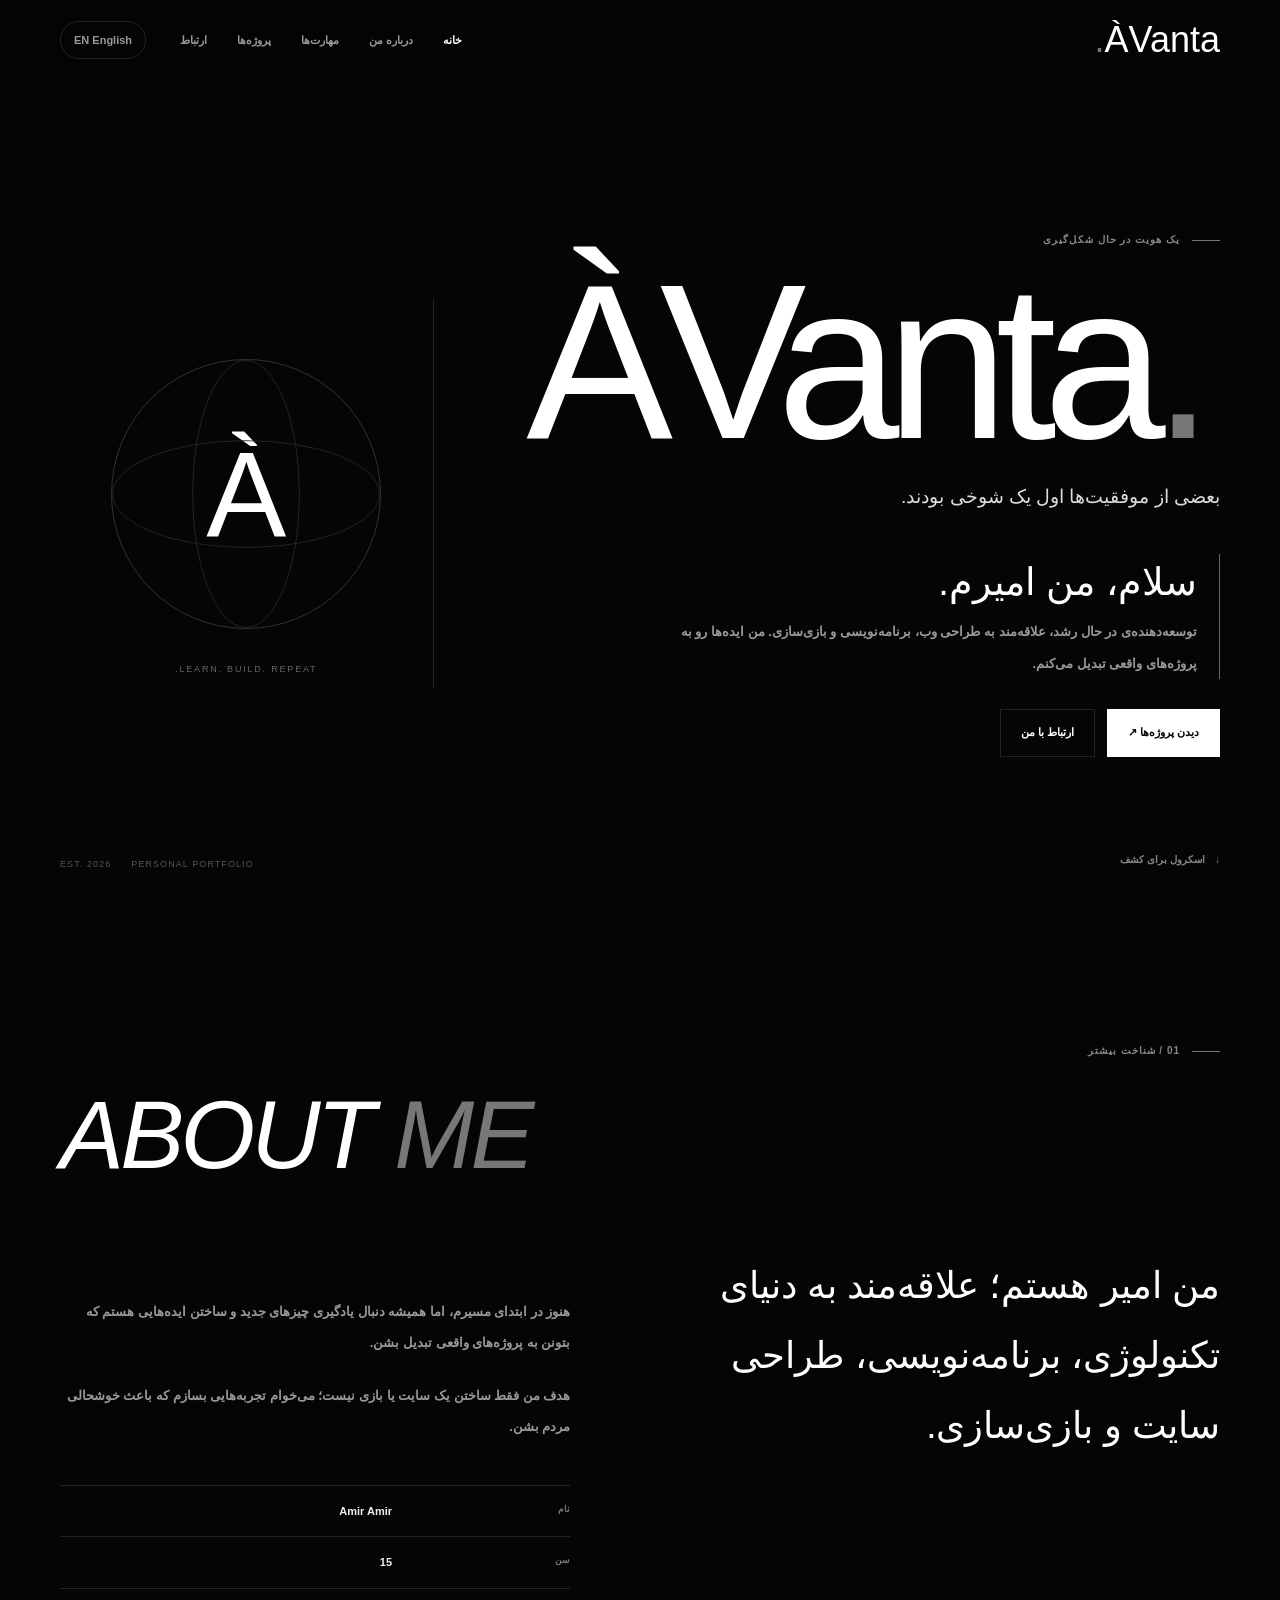
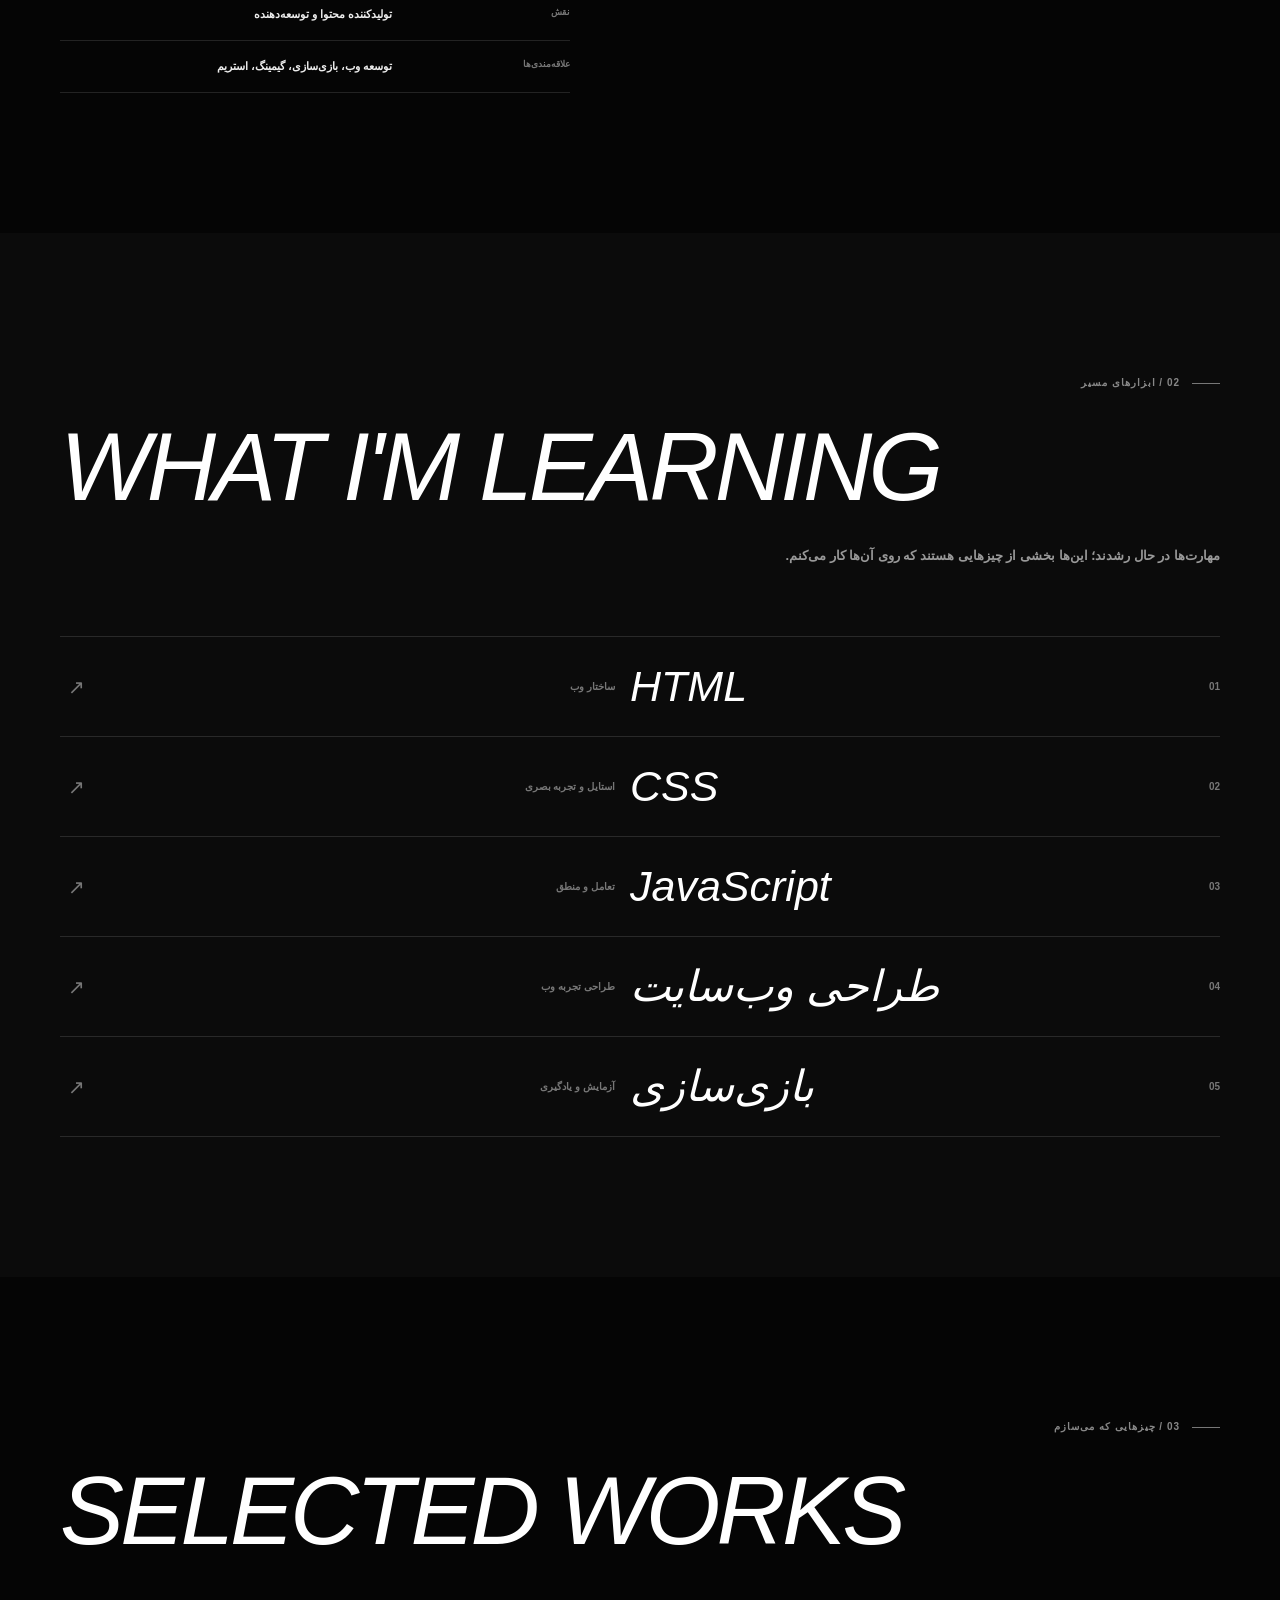
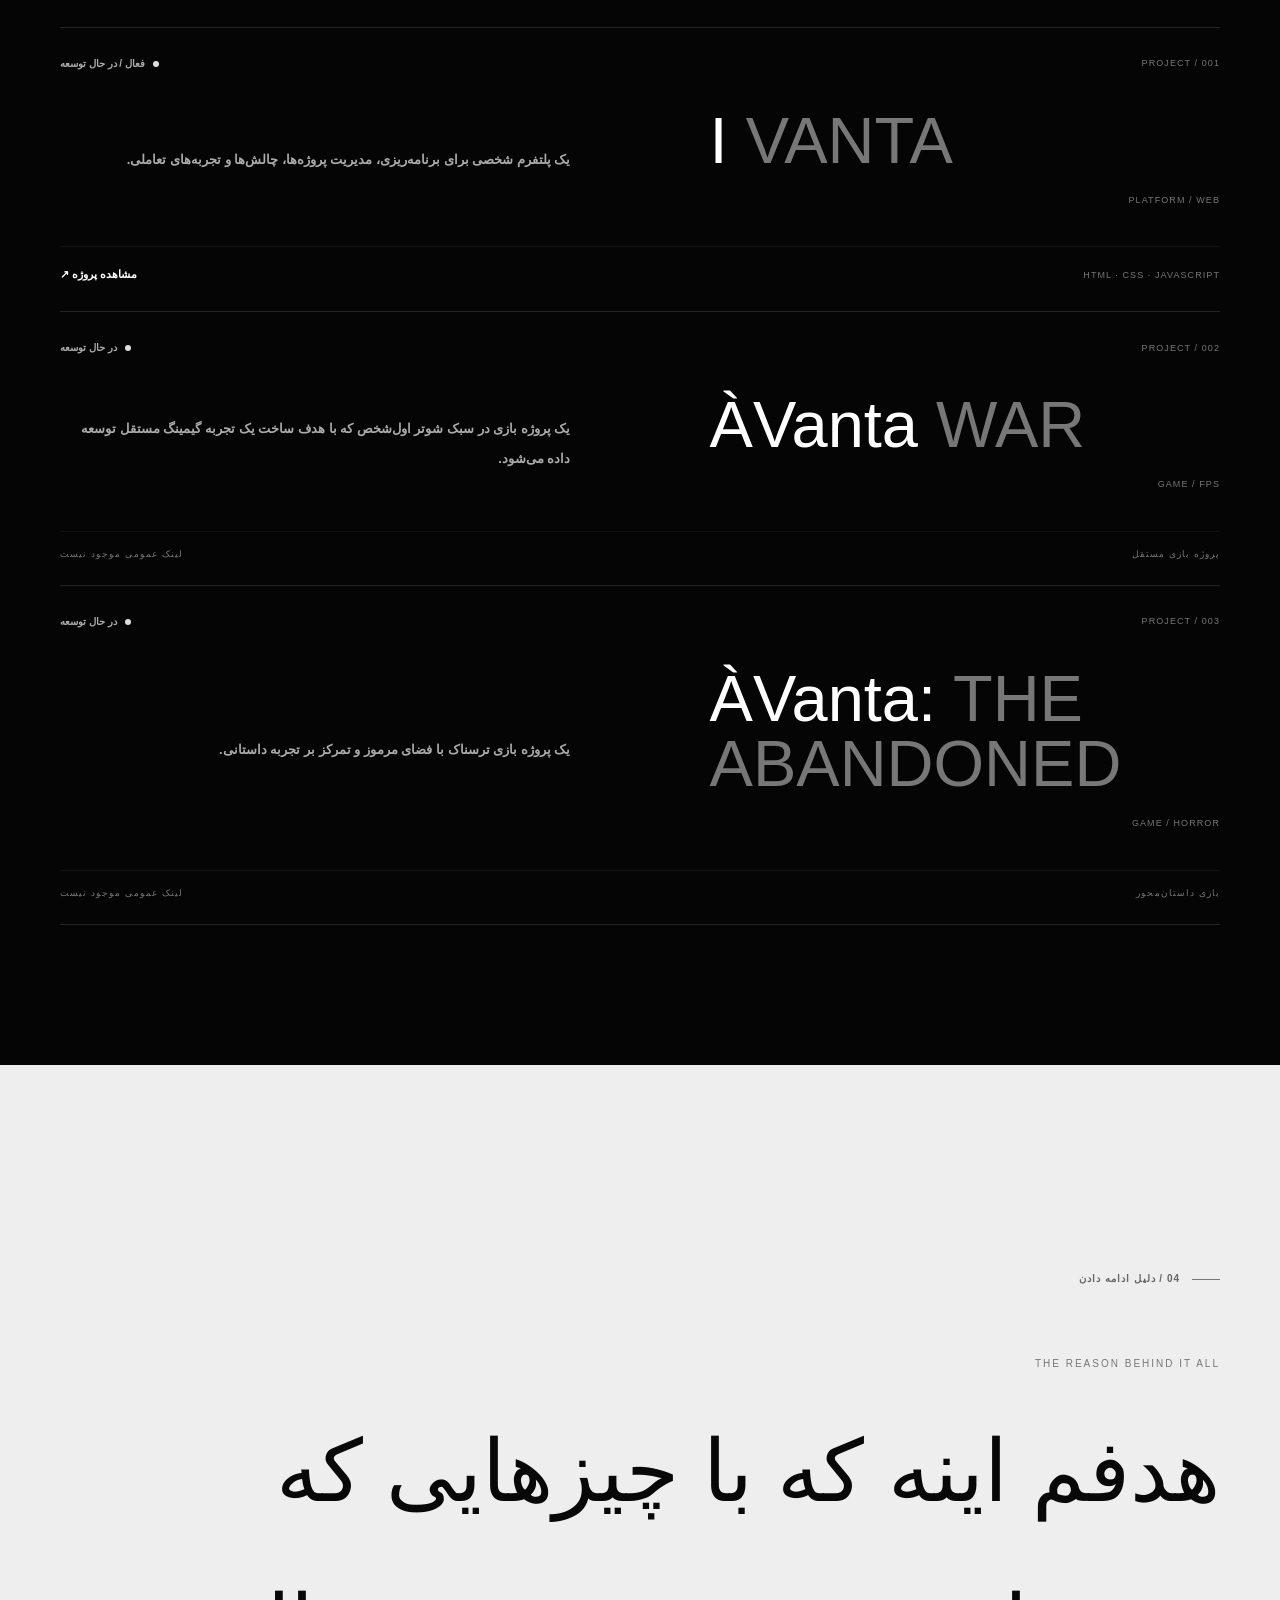
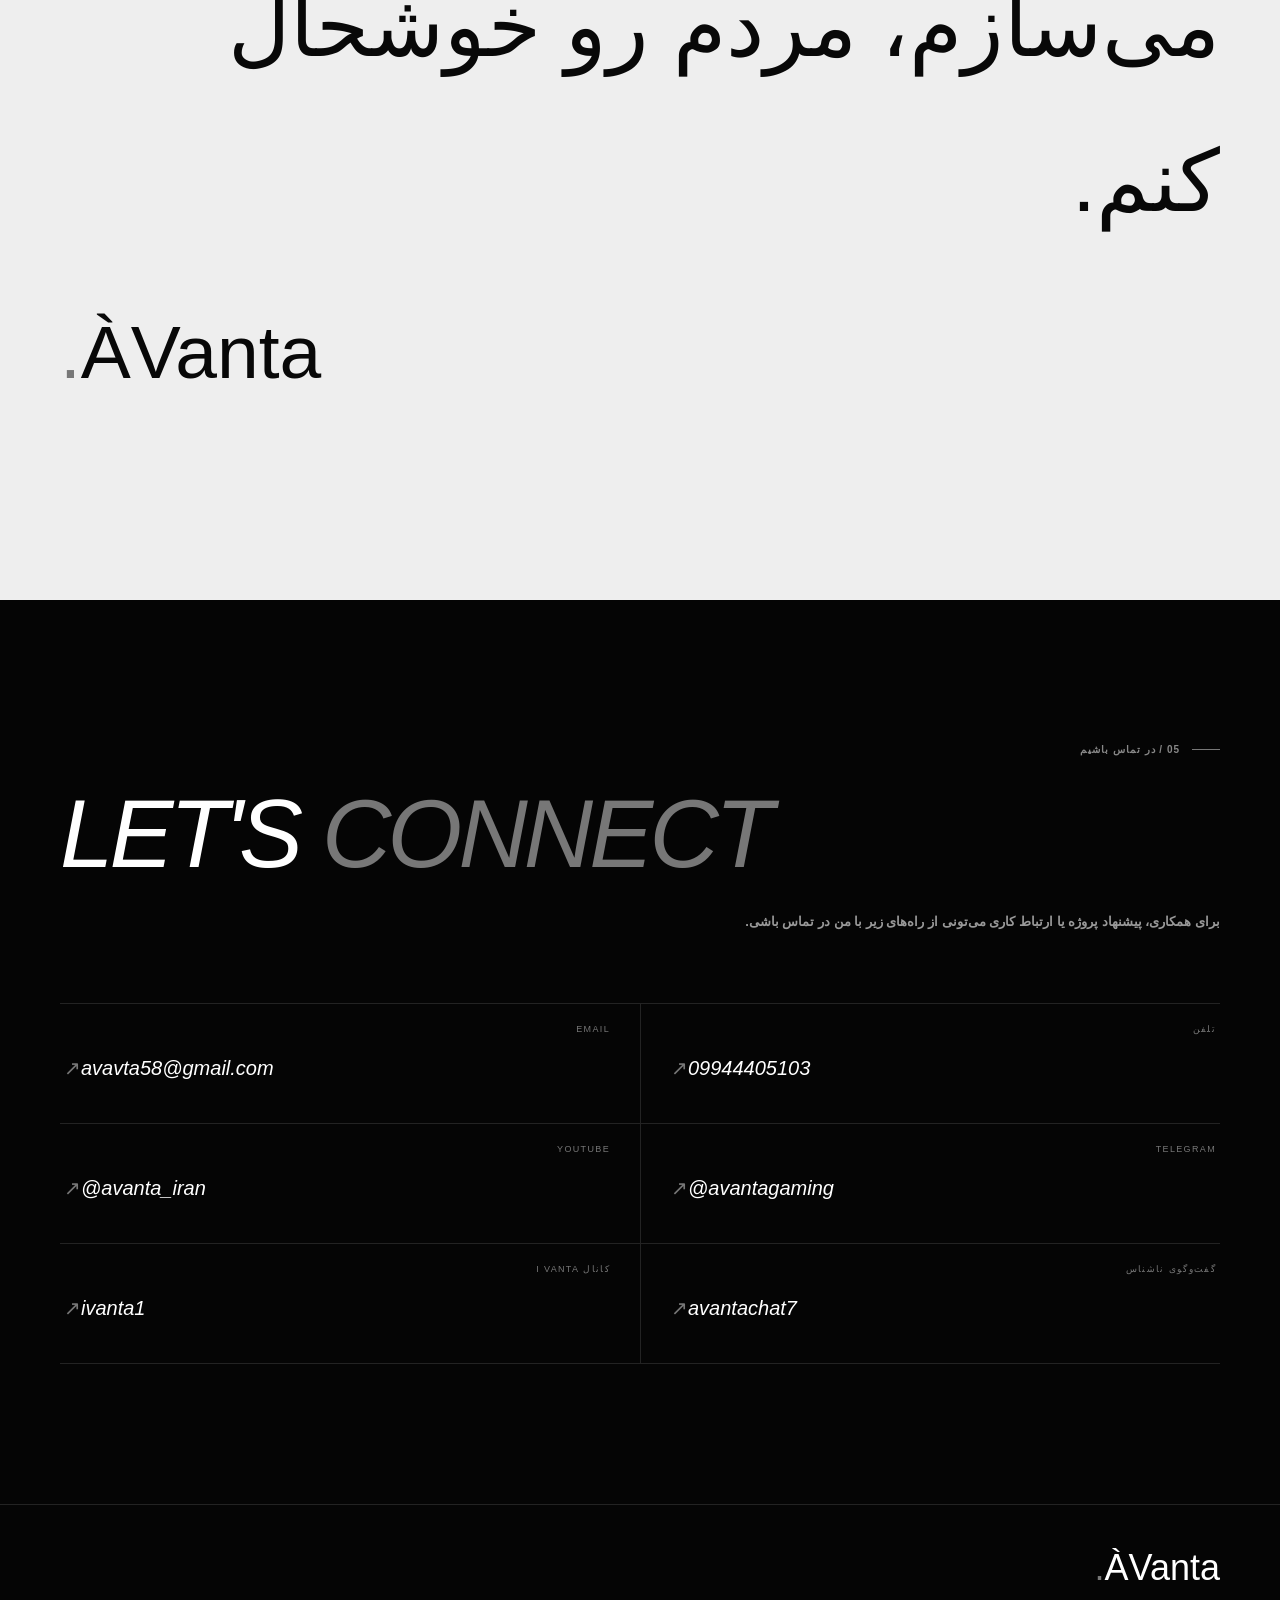
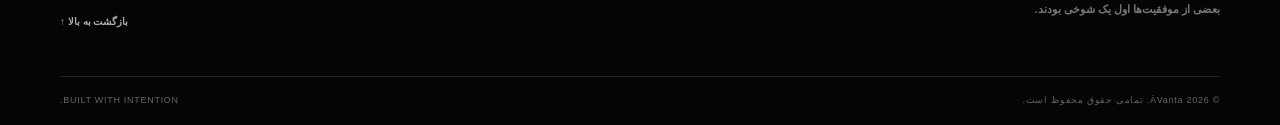
<file: index.html>
<!doctype html>
<html lang="fa" dir="rtl"><head><meta charset="utf-8"><meta name="viewport" content="width=device-width,initial-scale=1"><meta name="theme-color" content="#050505"><meta name="description" content="وب‌سایت شخصی ÀVanta؛ مسیر امیر در برنامه‌نویسی، طراحی وب، بازی‌سازی و تولید محتوا."><meta property="og:title" content="ÀVanta — The Beginning"><meta property="og:description" content="این فقط یک سایت شخصی نیست؛ شروع مسیر ÀVanta است."><meta property="og:type" content="website"><title>ÀVanta — The Beginning</title><link rel="icon" href="data:image/svg+xml,%3Csvg xmlns='http://www.w3.org/2000/svg' viewBox='0 0 64 64'%3E%3Crect width='64' height='64' fill='%23050505'/%3E%3Ctext x='32' y='39' fill='white' font-family='Arial' font-size='22' text-anchor='middle'%3E%C3%80V%3C/text%3E%3C/svg%3E"><link rel="preconnect" href="https://armvn.ir" crossorigin><link rel="stylesheet" href="style.css"><script>document.documentElement.classList.add('js')</script></head>
<body><a class="skip" href="#main" data-t="skip">رفتن به محتوای اصلی</a>
<div class="loader" id="loader"><div><b>ÀVanta<span>.</span></b><i></i><small data-t="loading">در حال آماده‌سازی تجربه</small></div></div>
<header><nav class="nav wrap"><a class="brand" href="#home">ÀVanta<span>.</span></a><button id="menu" class="menu" aria-expanded="false" aria-controls="navpanel" aria-label="Menu"><i></i><i></i></button><div id="navpanel"><div class="links"><a href="#home" data-t="home">خانه</a><a href="#about" data-t="aboutNav">درباره من</a><a href="#skills" data-t="skillsNav">مهارت‌ها</a><a href="#projects" data-t="projectsNav">پروژه‌ها</a><a href="#contact" data-t="contactNav">ارتباط</a></div><button id="lang" class="lang">EN <span data-t="langLabel">English</span></button></div></nav></header>
<main id="main">
<section class="hero wrap" id="home"><div class="hero-grid"><div><p class="eyebrow reveal" data-t="eyebrow">یک هویت در حال شکل‌گیری</p><h1 class="word reveal">ÀVanta<span>.</span></h1><p class="slogan reveal" data-t="slogan">بعضی از موفقیت‌ها اول یک شوخی بودند.</p><div class="intro reveal"><h2 data-t="hello">سلام، من امیرم.</h2><p data-t="intro">توسعه‌دهنده‌ی در حال رشد، علاقه‌مند به طراحی وب، برنامه‌نویسی و بازی‌سازی. من ایده‌ها رو به پروژه‌های واقعی تبدیل می‌کنم.</p></div><div class="actions reveal"><a class="btn light" href="#projects" data-t="explore">دیدن پروژه‌ها ↗</a><a class="btn" href="#contact" data-t="contactMe">ارتباط با من</a></div></div><aside class="orbit" aria-hidden="true"><div class="rings"><span>À</span></div><small>LEARN. BUILD. REPEAT.</small></aside></div><a class="scroll" href="#about" data-t="scroll">↓　اسکرول برای کشف</a><div class="hero-foot"><span>PERSONAL PORTFOLIO</span><span>EST. 2026</span></div></section>
<section class="section wrap" id="about"><div class="heading reveal"><p class="eyebrow">01 / <span data-t="aboutEyebrow">شناخت بیشتر</span></p><h2>ABOUT <em>ME</em></h2></div><div class="about-grid"><p class="lead reveal" data-t="aboutLead">من امیر هستم؛ علاقه‌مند به دنیای تکنولوژی، برنامه‌نویسی، طراحی سایت و بازی‌سازی.</p><div><p class="bodycopy reveal" data-t="about2">هنوز در ابتدای مسیرم، اما همیشه دنبال یادگیری چیزهای جدید و ساختن ایده‌هایی هستم که بتونن به پروژه‌های واقعی تبدیل بشن.</p><p class="bodycopy reveal" data-t="about3">هدف من فقط ساختن یک سایت یا بازی نیست؛ می‌خوام تجربه‌هایی بسازم که باعث خوشحالی مردم بشن.</p><div class="facts reveal"><div><small data-t="name">نام</small><b>Amir Amir</b></div><div><small data-t="age">سن</small><b>15</b></div><div><small data-t="role">نقش</small><b data-t="roleValue">تولیدکننده محتوا و توسعه‌دهنده</b></div><div><small data-t="interests">علاقه‌مندی‌ها</small><b data-t="interestValue">توسعه وب، بازی‌سازی، گیمینگ، استریم</b></div></div></div></div></section>
<section class="section dark" id="skills"><div class="wrap"><div class="heading reveal"><p class="eyebrow">02 / <span data-t="skillsEyebrow">ابزارهای مسیر</span></p><h2 data-t="skillsTitle">WHAT I'M LEARNING</h2><p class="bodycopy" data-t="skillsIntro">مهارت‌ها در حال رشدند؛ این‌ها بخشی از چیزهایی هستند که روی آن‌ها کار می‌کنم.</p></div><div class="skill-list"><div class="skill reveal"><small>01</small><b>HTML</b><span data-t="s1">ساختار وب</span><i>↗</i></div><div class="skill reveal"><small>02</small><b>CSS</b><span data-t="s2">استایل و تجربه بصری</span><i>↗</i></div><div class="skill reveal"><small>03</small><b>JavaScript</b><span data-t="s3">تعامل و منطق</span><i>↗</i></div><div class="skill reveal"><small>04</small><b data-t="s4t">Website Design</b><span data-t="s4">طراحی تجربه وب</span><i>↗</i></div><div class="skill reveal"><small>05</small><b data-t="s5t">Game Development</b><span data-t="s5">آزمایش و یادگیری</span><i>↗</i></div></div></div></section>
<section class="section wrap" id="projects"><div class="heading reveal"><p class="eyebrow">03 / <span data-t="projectEyebrow">چیزهایی که می‌سازم</span></p><h2>SELECTED WORKS</h2></div><div class="projects">
<article class="project reveal"><div class="project-top"><small>PROJECT / 001</small><label><i></i><span data-t="active">فعال / در حال توسعه</span></label></div><div class="project-main"><div><h3>I <span>VANTA</span></h3><small>PLATFORM / WEB</small></div><p data-t="p1">یک پلتفرم شخصی برای برنامه‌ریزی، مدیریت پروژه‌ها، چالش‌ها و تجربه‌های تعاملی.</p></div><div class="project-bottom"><small>HTML · CSS · JAVASCRIPT</small><a href="https://amir082080-jpg.github.io/ivanta/" target="_blank" rel="noopener noreferrer"><span data-t="visit">مشاهده پروژه</span> ↗</a></div></article>
<article class="project reveal"><div class="project-top"><small>PROJECT / 002</small><label><i></i><span data-t="progress">در حال توسعه</span></label></div><div class="project-main"><div><h3>ÀVanta <span>WAR</span></h3><small>GAME / FPS</small></div><p data-t="p2">یک پروژه بازی در سبک شوتر اول‌شخص که با هدف ساخت یک تجربه گیمینگ مستقل توسعه داده می‌شود.</p></div><div class="project-bottom"><small data-t="game">پروژه بازی مستقل</small><small data-t="noLink">لینک عمومی موجود نیست</small></div></article>
<article class="project reveal"><div class="project-top"><small>PROJECT / 003</small><label><i></i><span data-t="progress">در حال توسعه</span></label></div><div class="project-main"><div><h3>ÀVanta: <span>THE ABANDONED</span></h3><small>GAME / HORROR</small></div><p data-t="p3">یک پروژه بازی ترسناک با فضای مرموز و تمرکز بر تجربه داستانی.</p></div><div class="project-bottom"><small data-t="story">بازی داستان‌محور</small><small data-t="noLink">لینک عمومی موجود نیست</small></div></article></div></section>
<section class="purpose"><div class="wrap reveal"><p class="eyebrow">04 / <span data-t="purposeEyebrow">دلیل ادامه دادن</span></p><small>THE REASON BEHIND IT ALL</small><h2 data-t="purpose">هدفم اینه که با چیزهایی که می‌سازم، مردم رو خوشحال کنم.</h2><b>ÀVanta<span>.</span></b></div></section>
<section class="section wrap" id="contact"><div class="heading reveal"><p class="eyebrow">05 / <span data-t="contactEyebrow">در تماس باشیم</span></p><h2>LET'S <em>CONNECT</em></h2><p class="bodycopy" data-t="contactIntro">برای همکاری، پیشنهاد پروژه یا ارتباط کاری می‌تونی از راه‌های زیر با من در تماس باشی.</p></div><div class="contacts">
<a class="contact reveal" href="tel:09944405103"><small data-t="phone">تلفن</small><b dir="ltr">09944405103</b><i>↗</i></a><a class="contact reveal" href="mailto:avavta58@gmail.com"><small>EMAIL</small><b>avavta58@gmail.com</b><i>↗</i></a>
<a class="contact reveal" href="https://t.me/avantagaming" target="_blank" rel="noopener noreferrer"><small>TELEGRAM</small><b>@avantagaming</b><i>↗</i></a><a class="contact reveal" href="https://youtube.com/@avanta_iran" target="_blank" rel="noopener noreferrer"><small>YOUTUBE</small><b>@avanta_iran</b><i>↗</i></a>
<a class="contact reveal" href="https://t.me/avantachat7" target="_blank" rel="noopener noreferrer"><small data-t="anonymous">گفت‌وگوی ناشناس</small><b>avantachat7</b><i>↗</i></a><a class="contact reveal" href="https://t.me/ivanta1" target="_blank" rel="noopener noreferrer"><small data-t="channel">کانال I VANTA</small><b>ivanta1</b><i>↗</i></a></div></section></main>
<footer><div class="wrap footmain"><div><a class="brand" href="#home">ÀVanta<span>.</span></a><p data-t="slogan">بعضی از موفقیت‌ها اول یک شوخی بودند.</p></div><a class="back" href="#top"><span data-t="back">بازگشت به بالا</span> ↑</a></div><div class="wrap footbottom"><span>© 2026 ÀVanta. <span data-t="rights">تمامی حقوق محفوظ است.</span></span><span>BUILT WITH INTENTION.</span></div></footer><script src="script.js" defer></script></body></html>
</file>
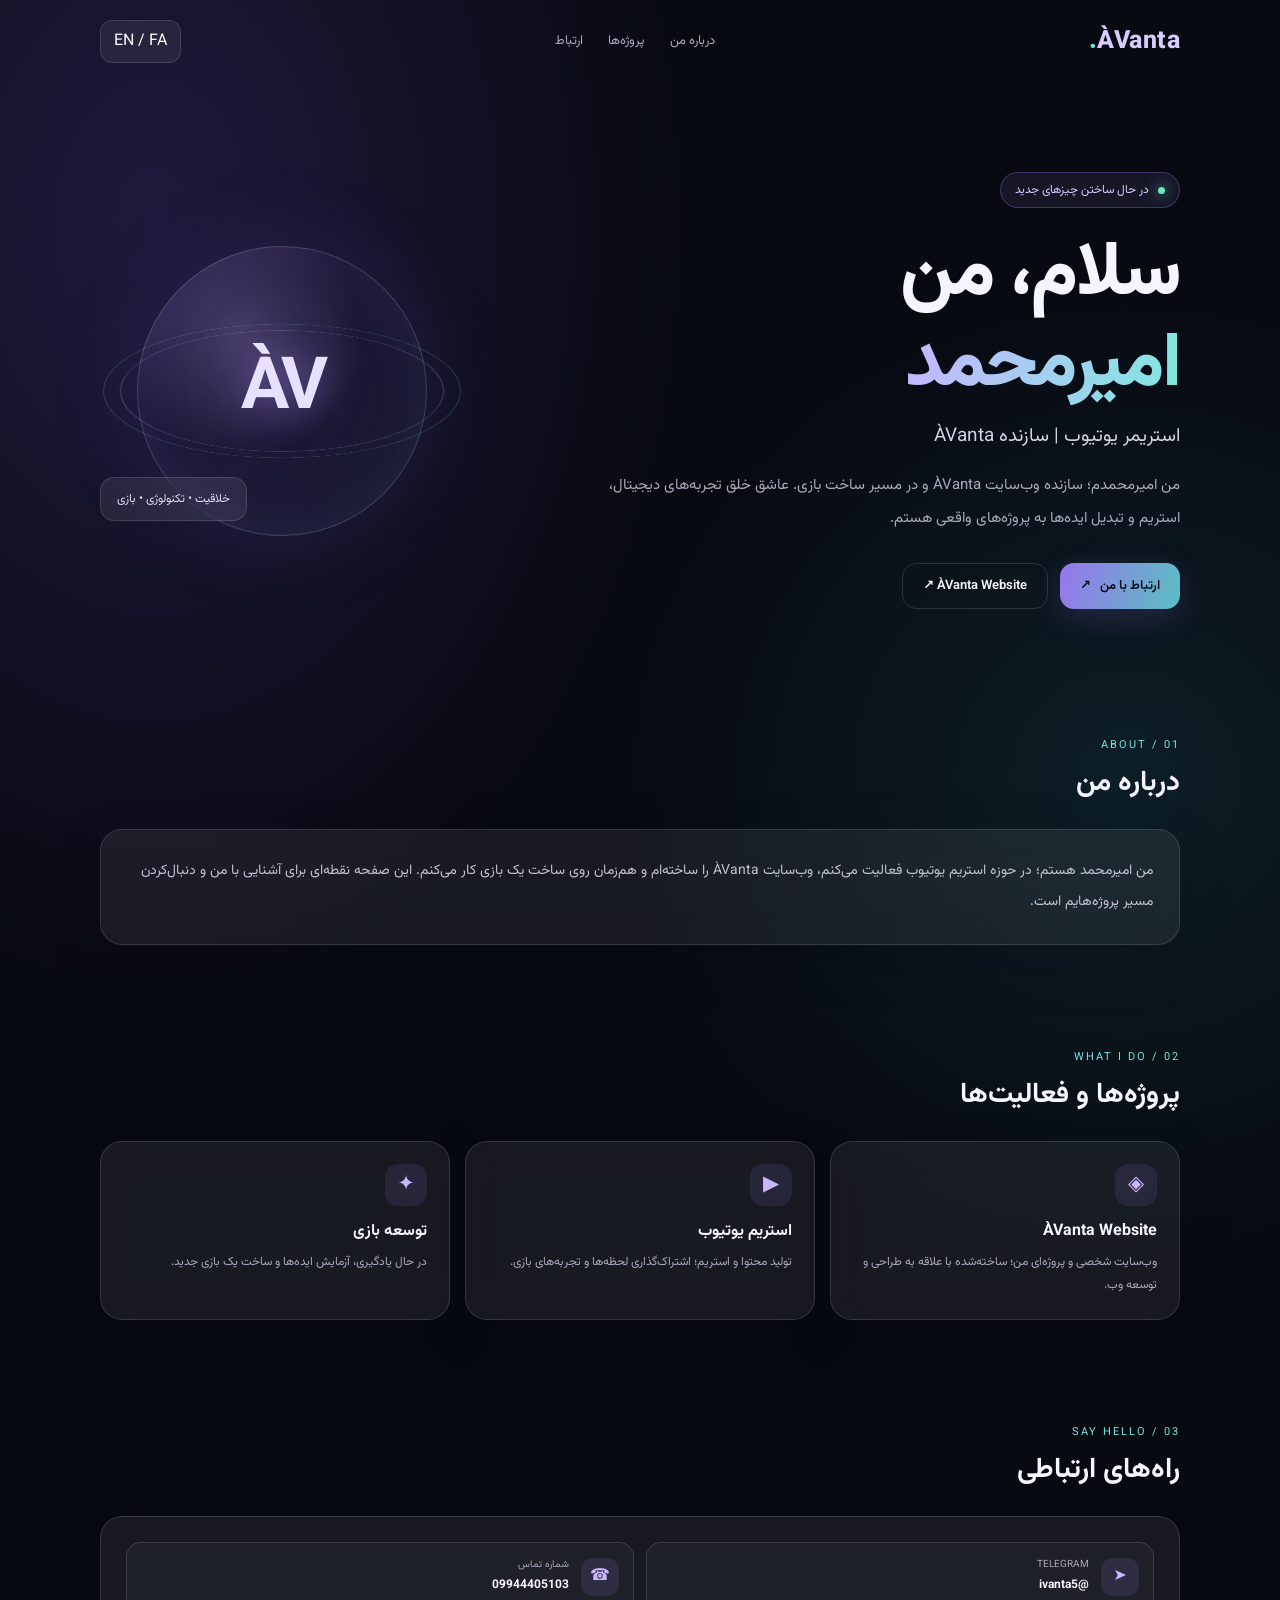
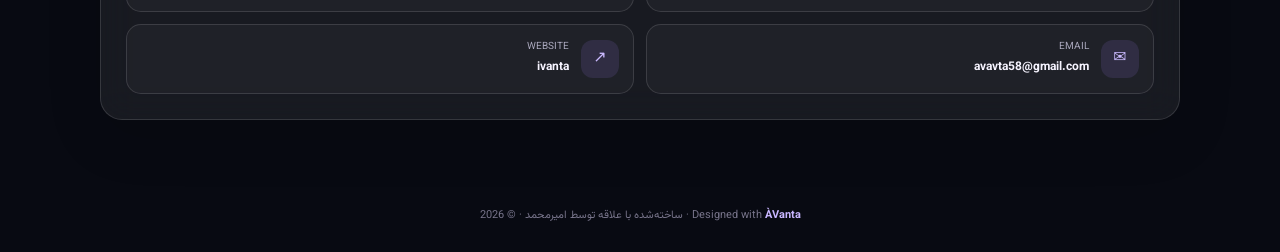
<file: index (5).html>
<!doctype html>
<html lang="fa" dir="rtl">
<head>
<meta charset="utf-8"><meta name="viewport" content="width=device-width,initial-scale=1">
<meta name="theme-color" content="#090b14"><meta name="description" content="وب‌سایت شخصی امیرمحمد؛ استریمر یوتیوب، سازنده ÀVanta و توسعه‌دهنده بازی.">
<title>امیرمحمد | ÀVanta</title>
<link rel="preconnect" href="https://fonts.googleapis.com"><link rel="preconnect" href="https://fonts.gstatic.com" crossorigin>
<link href="https://fonts.googleapis.com/css2?family=Vazirmatn:wght@300;400;500;600;700;800&display=swap" rel="stylesheet">
<style>
:root{--bg:#080a12;--text:#f6f4ff;--muted:#aaa8bd;--purple:#a78bfa;--cyan:#72e4df;--glass:rgba(255,255,255,.065);--line:rgba(255,255,255,.13)}
*{box-sizing:border-box}html{scroll-behavior:smooth}body{margin:0;background:radial-gradient(ellipse at 12% 12%,rgba(113,78,208,.22),transparent 34%),radial-gradient(ellipse at 88% 42%,rgba(47,166,174,.13),transparent 32%),var(--bg);color:var(--text);font-family:Vazirmatn,system-ui,sans-serif;min-height:100vh;overflow-x:hidden}body:before{content:"";position:fixed;inset:0;pointer-events:none;opacity:.16;background-image:linear-gradient(rgba(255,255,255,.035) 1px,transparent 1px),linear-gradient(90deg,rgba(255,255,255,.035) 1px,transparent 1px);background-size:48px 48px;mask-image:linear-gradient(to bottom,#000,transparent 85%)}a{color:inherit;text-decoration:none}.wrap{width:min(1080px,calc(100% - 36px));margin:auto}.nav{height:82px;display:flex;align-items:center;justify-content:space-between}.logo{font-size:25px;font-weight:800;letter-spacing:.5px;color:#d8cbff}.logo span{color:var(--cyan)}.navlinks{display:flex;gap:25px;color:var(--muted);font-size:13px}.navlinks a:hover{color:white}.lang{border:1px solid var(--line);background:var(--glass);color:white;padding:8px 13px;border-radius:12px;font:inherit;cursor:pointer;backdrop-filter:blur(14px)}
.hero{padding:90px 0 76px;display:grid;grid-template-columns:1.3fr .7fr;gap:40px;align-items:center;min-height:570px}.eyebrow{display:inline-flex;align-items:center;gap:9px;border:1px solid rgba(167,139,250,.28);background:rgba(167,139,250,.09);color:#d7c9ff;padding:8px 14px;border-radius:50px;font-size:12px}.dot{width:7px;height:7px;border-radius:50%;background:#69e7bd;box-shadow:0 0 14px #69e7bd}.hero h1{font-size:clamp(42px,7vw,76px);line-height:1.2;margin:22px 0 10px;font-weight:800;letter-spacing:-2px}.gradient{background:linear-gradient(100deg,#c7b5ff,#80e8e0);-webkit-background-clip:text;background-clip:text;color:transparent}.role{font-size:19px;color:#d5d1e4;margin:0 0 18px}.intro{color:var(--muted);font-size:15px;line-height:2.2;max-width:590px}.actions{display:flex;gap:12px;flex-wrap:wrap;margin-top:28px}.btn{padding:12px 20px;border-radius:14px;font-size:13px;font-weight:600;transition:.25s;border:1px solid var(--line);display:inline-flex;align-items:center;gap:9px}.btn.primary{background:linear-gradient(110deg,#9875ed,#5bbfc2);color:#090b14;border:0;box-shadow:0 8px 30px #8b6ce333}.btn:hover{transform:translateY(-3px);filter:brightness(1.12)}.orb-wrap{display:grid;place-items:center;position:relative}.orb{width:min(290px,70vw);aspect-ratio:1;border-radius:50%;display:grid;place-items:center;background:radial-gradient(circle at 35% 30%,rgba(197,177,255,.25),rgba(107,79,168,.08) 45%,rgba(91,191,194,.08));border:1px solid rgba(255,255,255,.18);box-shadow:inset 0 0 55px #a78bfa18,0 0 90px #8764e322;backdrop-filter:blur(20px);animation:float 6s ease-in-out infinite}.orb:before,.orb:after{content:"";position:absolute;border:1px solid #b9a5ff55;border-radius:50%;inset:-18px;transform:rotateX(68deg) rotate(-22deg)}.orb:after{inset:-35px;transform:rotateX(68deg) rotate(48deg);border-color:#72e4df44}.orb strong{font-size:72px;letter-spacing:-5px;color:#e8e0ff;text-shadow:0 0 40px #ad91ff88}.floating{position:absolute;bottom:5%;left:0;padding:12px 16px;border-radius:14px;background:rgba(255,255,255,.08);border:1px solid var(--line);backdrop-filter:blur(18px);font-size:12px;color:#ded8f3;animation:float 5s ease-in-out infinite reverse}@keyframes float{50%{transform:translateY(-12px)}}
.section{padding:52px 0}.section-head{margin-bottom:24px}.kicker{color:var(--cyan);font-size:11px;letter-spacing:2px;text-transform:uppercase}.section h2{font-size:28px;margin:7px 0 0}.glass{background:var(--glass);border:1px solid var(--line);border-radius:22px;backdrop-filter:blur(18px);box-shadow:0 16px 55px #0002}.about{padding:26px;color:#c4c0d3;line-height:2.2;font-size:14px}.cards{display:grid;grid-template-columns:repeat(3,1fr);gap:15px}.project{padding:22px;min-height:165px;transition:.3s}.project:hover{transform:translateY(-5px);border-color:#a78bfa66}.project .ico{width:42px;height:42px;border-radius:13px;display:grid;place-items:center;background:#a78bfa1c;color:#c8b6ff;font-size:21px;margin-bottom:13px}.project h3{font-size:16px;margin:0 0 7px}.project p{font-size:12px;color:var(--muted);line-height:1.9;margin:0}.contact{padding:25px;display:grid;grid-template-columns:repeat(2,1fr);gap:12px}.contact a{display:flex;align-items:center;gap:12px;padding:14px;border:1px solid var(--line);border-radius:15px;background:#ffffff08;transition:.25s;min-width:0}.contact a:hover{background:#a78bfa16;border-color:#a78bfa66;transform:translateY(-2px)}.contact .symbol{width:38px;height:38px;flex:none;display:grid;place-items:center;border-radius:12px;background:#a78bfa20;color:#cbbaff}.contact small{display:block;color:var(--muted);font-size:10px}.contact b{font-size:12px;overflow-wrap:anywhere}footer{padding:35px 0 28px;text-align:center;color:#77748a;font-size:11px}footer strong{color:#c8b6ff}.reveal{opacity:0;transform:translateY(18px);transition:opacity .7s,transform .7s}.reveal.show{opacity:1;transform:none}
[dir="ltr"] .hero h1{letter-spacing:-1.5px}[dir="ltr"] .intro,[dir="ltr"] .about{text-align:left}
@media(max-width:760px){.navlinks{display:none}.hero{grid-template-columns:1fr;text-align:center;padding:55px 0 35px;gap:52px}.hero-copy{order:1}.orb-wrap{order:0}.intro{margin:auto}.actions{justify-content:center}.floating{left:4%}.cards{grid-template-columns:1fr}.contact{grid-template-columns:1fr}.section{padding:38px 0}.hero h1{font-size:49px}}
@media(prefers-reduced-motion:reduce){*,*:before,*:after{animation:none!important;scroll-behavior:auto!important;transition:none!important}.reveal{opacity:1;transform:none}}
</style></head>
<body><div class="wrap">
<header class="nav"><a class="logo" href="#home">ÀVanta<span>.</span></a><nav class="navlinks"><a href="#about" data-fa="درباره من" data-en="About">درباره من</a><a href="#projects" data-fa="پروژه‌ها" data-en="Projects">پروژه‌ها</a><a href="#contact" data-fa="ارتباط" data-en="Contact">ارتباط</a></nav><button class="lang" id="langBtn" aria-label="Change language">EN / FA</button></header>
<main id="home"><section class="hero"><div class="hero-copy"><div class="eyebrow"><i class="dot"></i><span data-fa="در حال ساختن چیزهای جدید" data-en="Building something new">در حال ساختن چیزهای جدید</span></div><h1><span data-fa="سلام، من" data-en="Hey, I'm">سلام، من</span><br><span class="gradient">امیرمحمد</span></h1><p class="role" data-fa="استریمر یوتیوب | سازنده ÀVanta" data-en="YouTube Streamer | Creator of ÀVanta">استریمر یوتیوب | سازنده ÀVanta</p><p class="intro" data-fa="من امیرمحمدم؛ سازنده وب‌سایت ÀVanta و در مسیر ساخت بازی. عاشق خلق تجربه‌های دیجیتال، استریم و تبدیل ایده‌ها به پروژه‌های واقعی هستم." data-en="I'm Amir Mohammad, creator of the ÀVanta website and currently working on a game. I love creating digital experiences, streaming, and turning ideas into real projects.">من امیرمحمدم؛ سازنده وب‌سایت ÀVanta و در مسیر ساخت بازی. عاشق خلق تجربه‌های دیجیتال، استریم و تبدیل ایده‌ها به پروژه‌های واقعی هستم.</p><div class="actions"><a class="btn primary" href="#contact"><span data-fa="ارتباط با من" data-en="Get in touch">ارتباط با من</span> ↗</a><a class="btn" href="https://amir082080-jpg.github.io/ivanta/" target="_blank" rel="noopener">ÀVanta Website ↗</a></div></div><div class="orb-wrap"><div class="orb"><strong>ÀV</strong></div><div class="floating" data-fa="خلاقیت • تکنولوژی • بازی" data-en="CREATIVITY • TECH • GAMES">خلاقیت • تکنولوژی • بازی</div></div></section>
<section class="section reveal" id="about"><div class="section-head"><div class="kicker">01 / ABOUT</div><h2 data-fa="درباره من" data-en="About me">درباره من</h2></div><div class="glass about" data-fa="من امیرمحمد هستم؛ در حوزه استریم یوتیوب فعالیت می‌کنم، وب‌سایت ÀVanta را ساخته‌ام و هم‌زمان روی ساخت یک بازی کار می‌کنم. این صفحه نقطه‌ای برای آشنایی با من و دنبال‌کردن مسیر پروژه‌هایم است." data-en="I'm Amir Mohammad. I create YouTube streaming content, built the ÀVanta website, and I'm also developing a game. This page is a place to get to know me and follow my projects.">من امیرمحمد هستم؛ در حوزه استریم یوتیوب فعالیت می‌کنم، وب‌سایت ÀVanta را ساخته‌ام و هم‌زمان روی ساخت یک بازی کار می‌کنم. این صفحه نقطه‌ای برای آشنایی با من و دنبال‌کردن مسیر پروژه‌هایم است.</div></section>
<section class="section reveal" id="projects"><div class="section-head"><div class="kicker">02 / WHAT I DO</div><h2 data-fa="پروژه‌ها و فعالیت‌ها" data-en="Projects & activities">پروژه‌ها و فعالیت‌ها</h2></div><div class="cards"><article class="glass project"><div class="ico">◈</div><h3>ÀVanta Website</h3><p data-fa="وب‌سایت شخصی و پروژه‌ای من؛ ساخته‌شده با علاقه به طراحی و توسعه وب." data-en="My personal web project, built with a passion for design and web development.">وب‌سایت شخصی و پروژه‌ای من؛ ساخته‌شده با علاقه به طراحی و توسعه وب.</p></article><article class="glass project"><div class="ico">▶</div><h3 data-fa="استریم یوتیوب" data-en="YouTube Streaming">استریم یوتیوب</h3><p data-fa="تولید محتوا و استریم؛ اشتراک‌گذاری لحظه‌ها و تجربه‌های بازی." data-en="Streaming and creating content, sharing gaming moments and experiences.">تولید محتوا و استریم؛ اشتراک‌گذاری لحظه‌ها و تجربه‌های بازی.</p></article><article class="glass project"><div class="ico">✦</div><h3 data-fa="توسعه بازی" data-en="Game Development">توسعه بازی</h3><p data-fa="در حال یادگیری، آزمایش ایده‌ها و ساخت یک بازی جدید." data-en="Learning, experimenting with ideas, and building a new game.">در حال یادگیری، آزمایش ایده‌ها و ساخت یک بازی جدید.</p></article></div></section>
<section class="section reveal" id="contact"><div class="section-head"><div class="kicker">03 / SAY HELLO</div><h2 data-fa="راه‌های ارتباطی" data-en="Contact me">راه‌های ارتباطی</h2></div><div class="glass contact"><a href="https://t.me/ivanta5" target="_blank" rel="noopener"><span class="symbol">➤</span><span><small>TELEGRAM</small><b>@ivanta5</b></span></a><a href="tel:+989944405103"><span class="symbol">☎</span><span><small data-fa="شماره تماس" data-en="PHONE">شماره تماس</small><b dir="ltr">09944405103</b></span></a><a href="mailto:avavta58@gmail.com"><span class="symbol">✉</span><span><small>EMAIL</small><b>avavta58@gmail.com</b></span></a><a href="https://amir082080-jpg.github.io/ivanta/" target="_blank" rel="noopener"><span class="symbol">↗</span><span><small>WEBSITE</small><b>ivanta</b></span></a></div></section></main>
<footer>Designed with <strong>ÀVanta</strong> · <span data-fa="ساخته‌شده با علاقه توسط امیرمحمد" data-en="Made with care by Amir Mohammad">ساخته‌شده با علاقه توسط امیرمحمد</span> · © <span id="year">2026</span></footer>
</div><script>
const btn=document.getElementById('langBtn');let lang='fa';function setLang(next){lang=next;document.documentElement.lang=lang;document.documentElement.dir=lang==='fa'?'rtl':'ltr';document.querySelectorAll('[data-fa]').forEach(el=>{el.textContent=el.dataset[lang]});btn.textContent=lang==='fa'?'EN / FA':'FA / EN'}btn.addEventListener('click',()=>setLang(lang==='fa'?'en':'fa'));
const observer=new IntersectionObserver(entries=>entries.forEach(e=>{if(e.isIntersecting){e.target.classList.add('show');observer.unobserve(e.target)}}),{threshold:.12});document.querySelectorAll('.reveal').forEach(el=>observer.observe(el));document.getElementById('year').textContent=new Date().getFullYear();
</script></body></html>
</file>
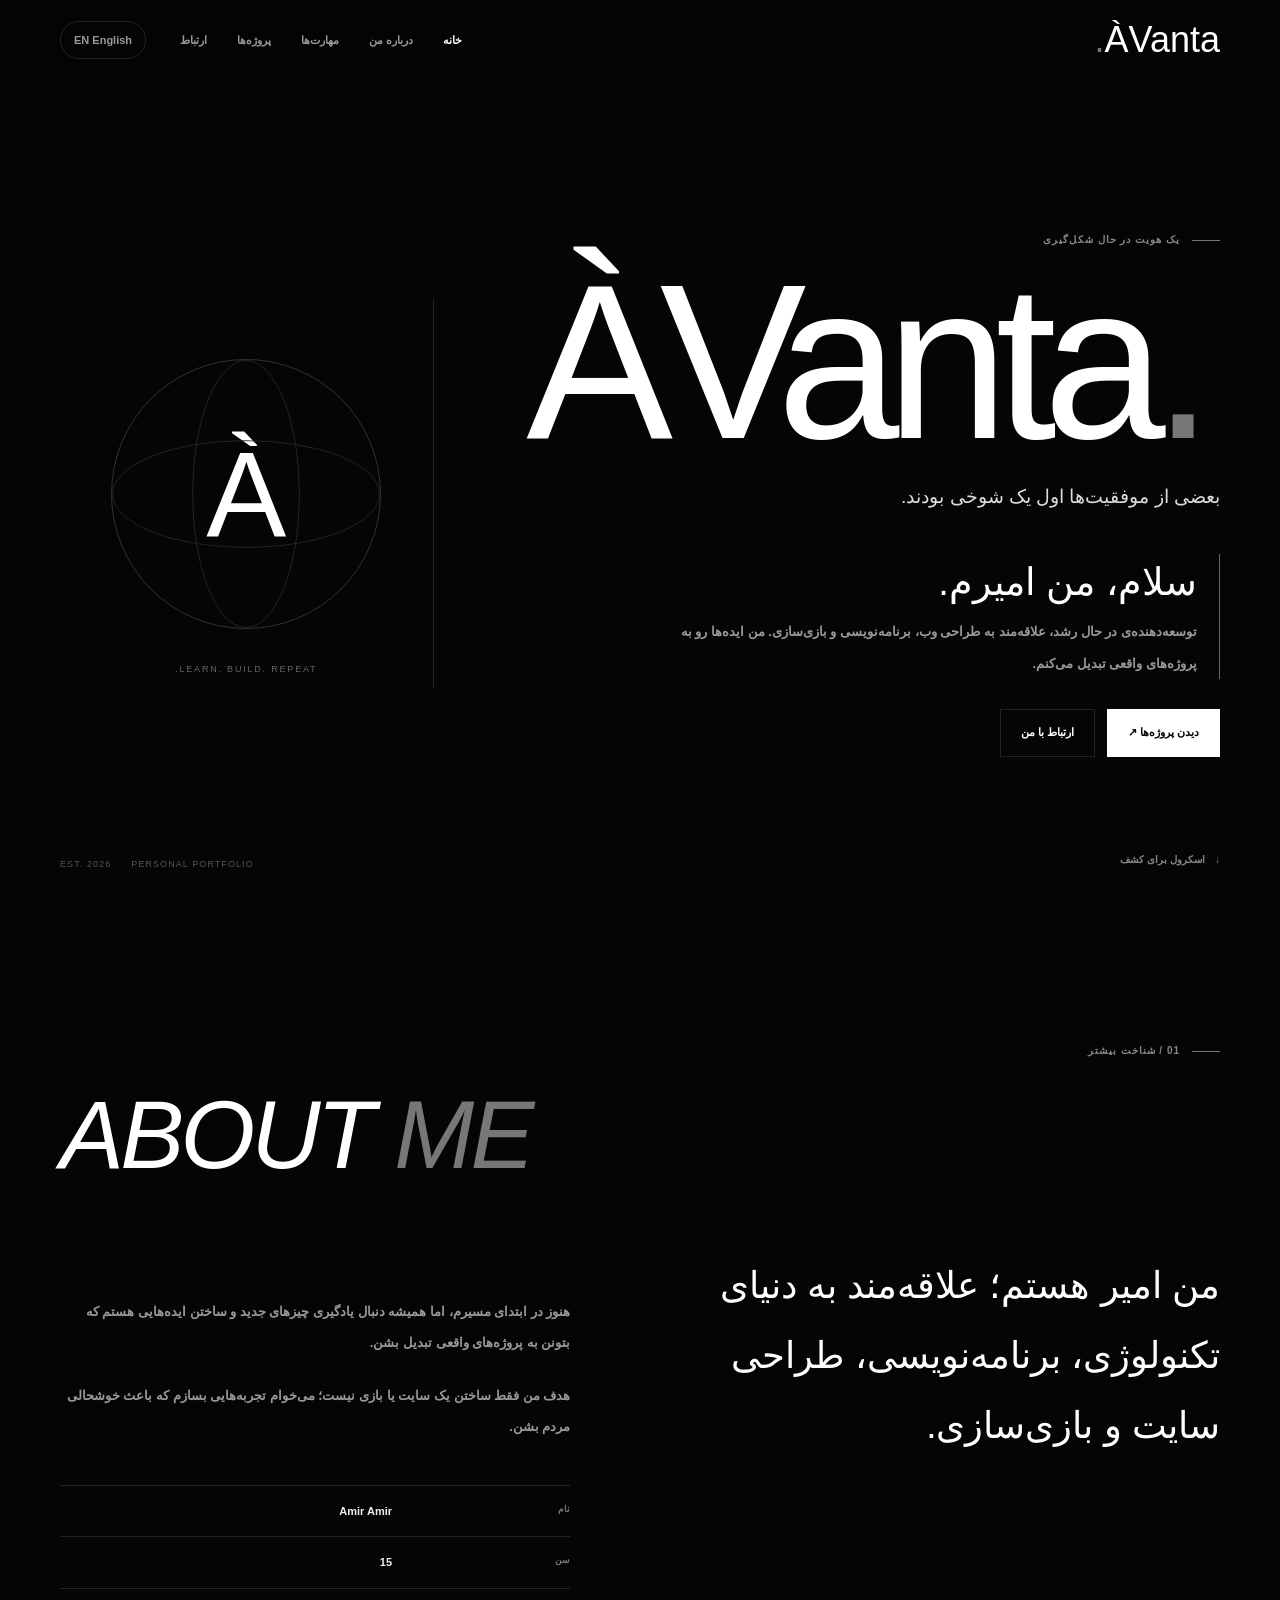
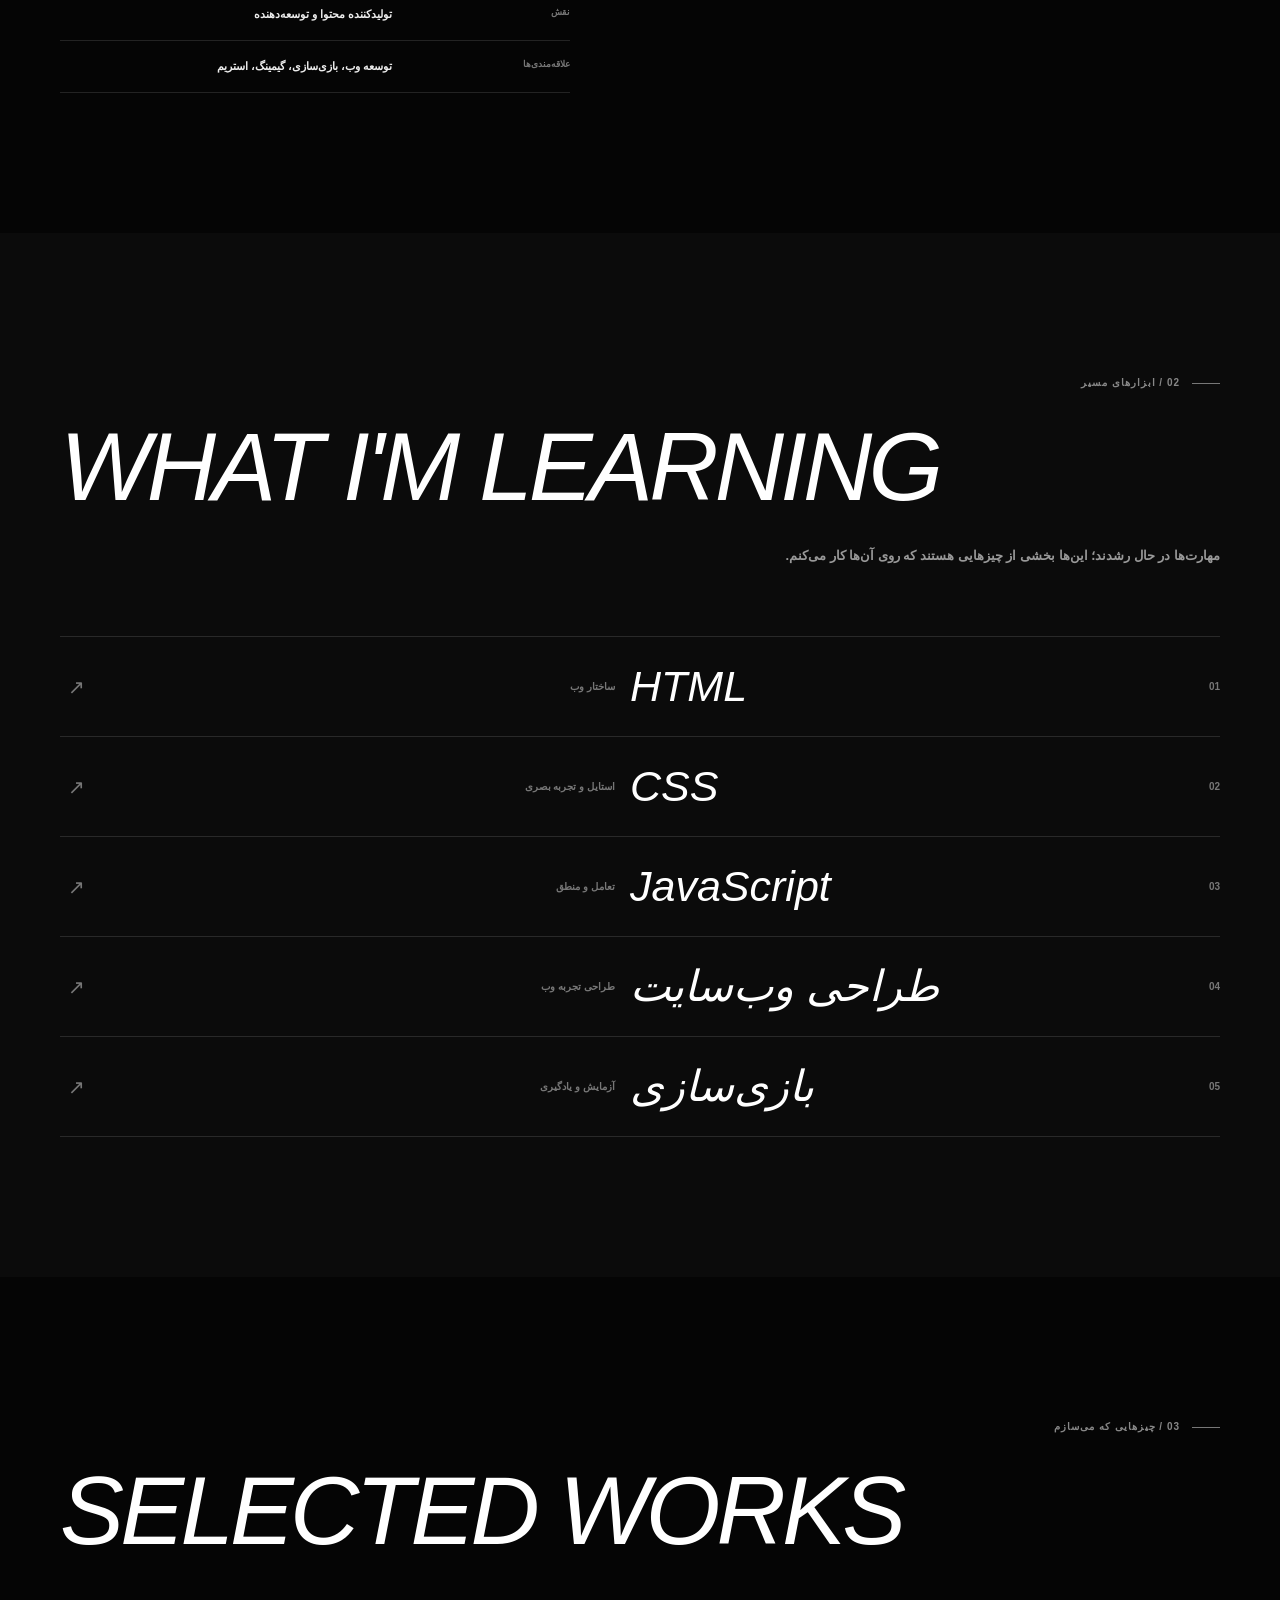
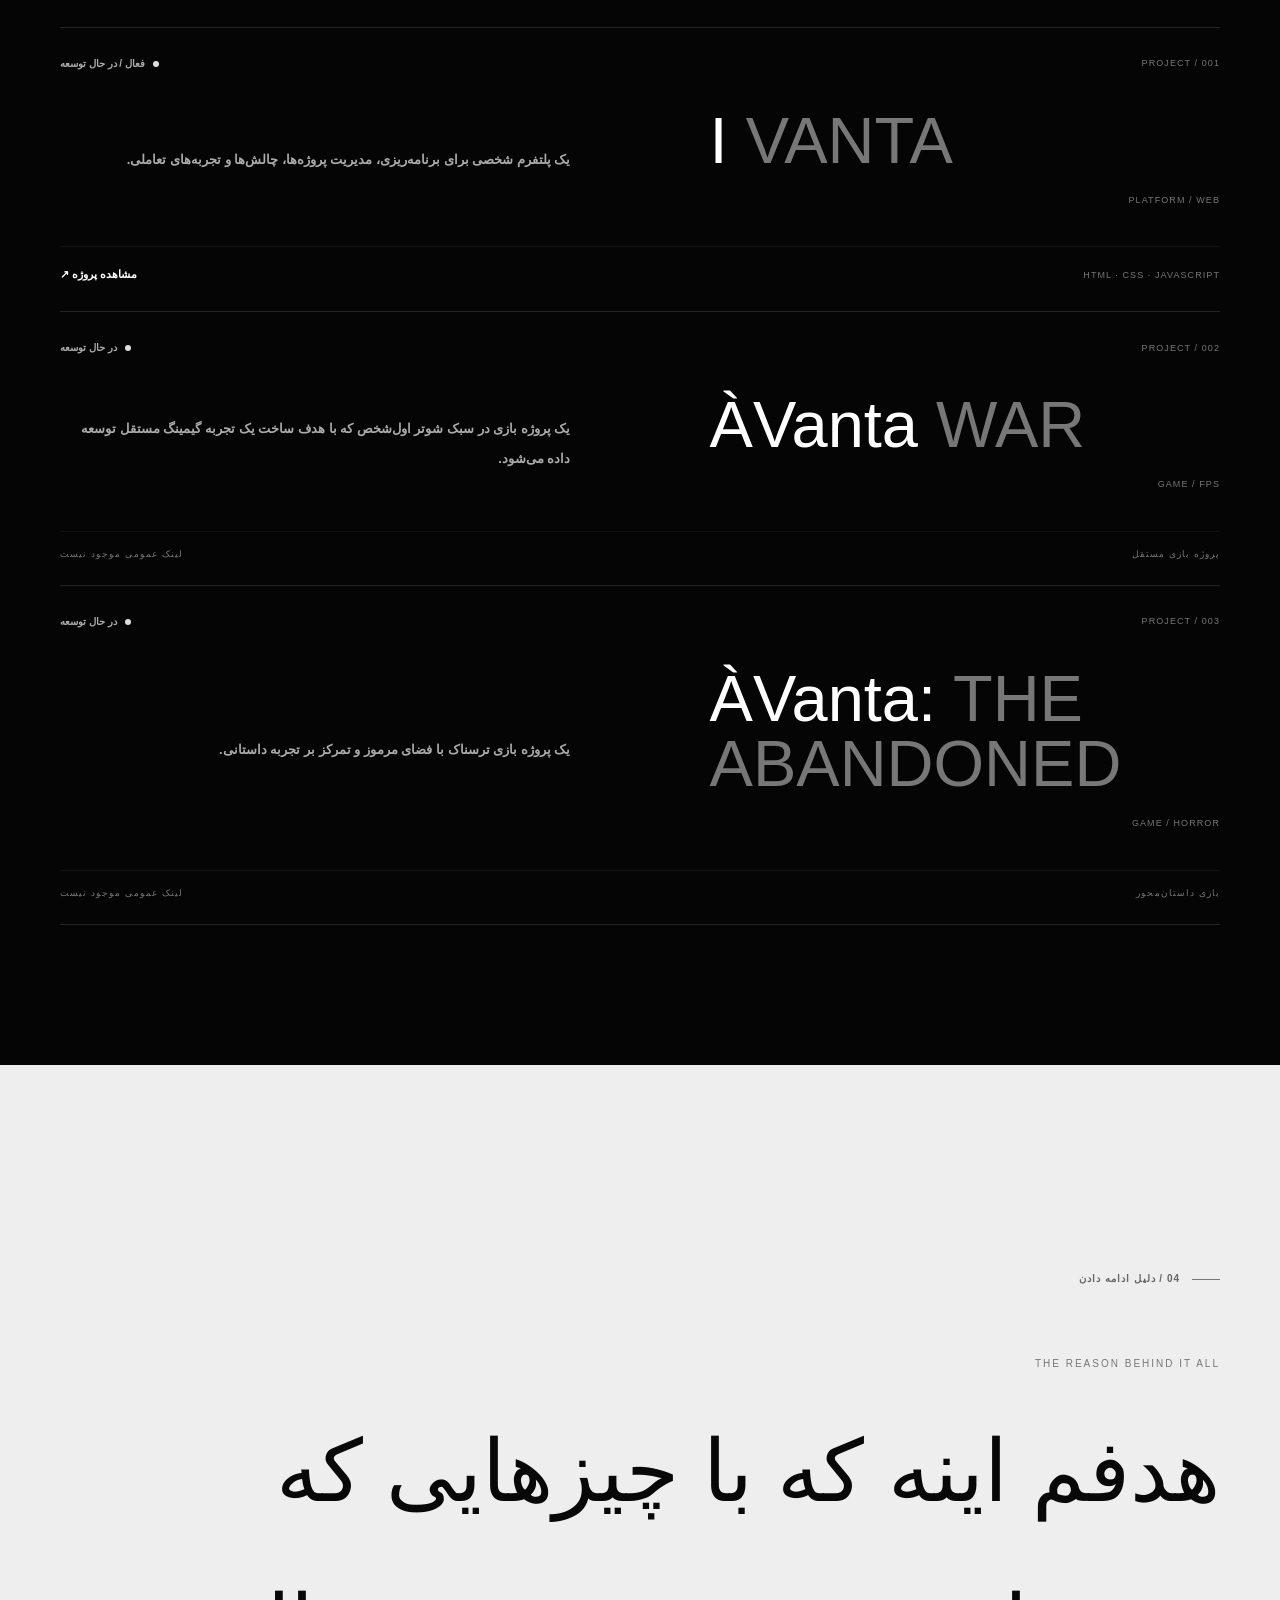
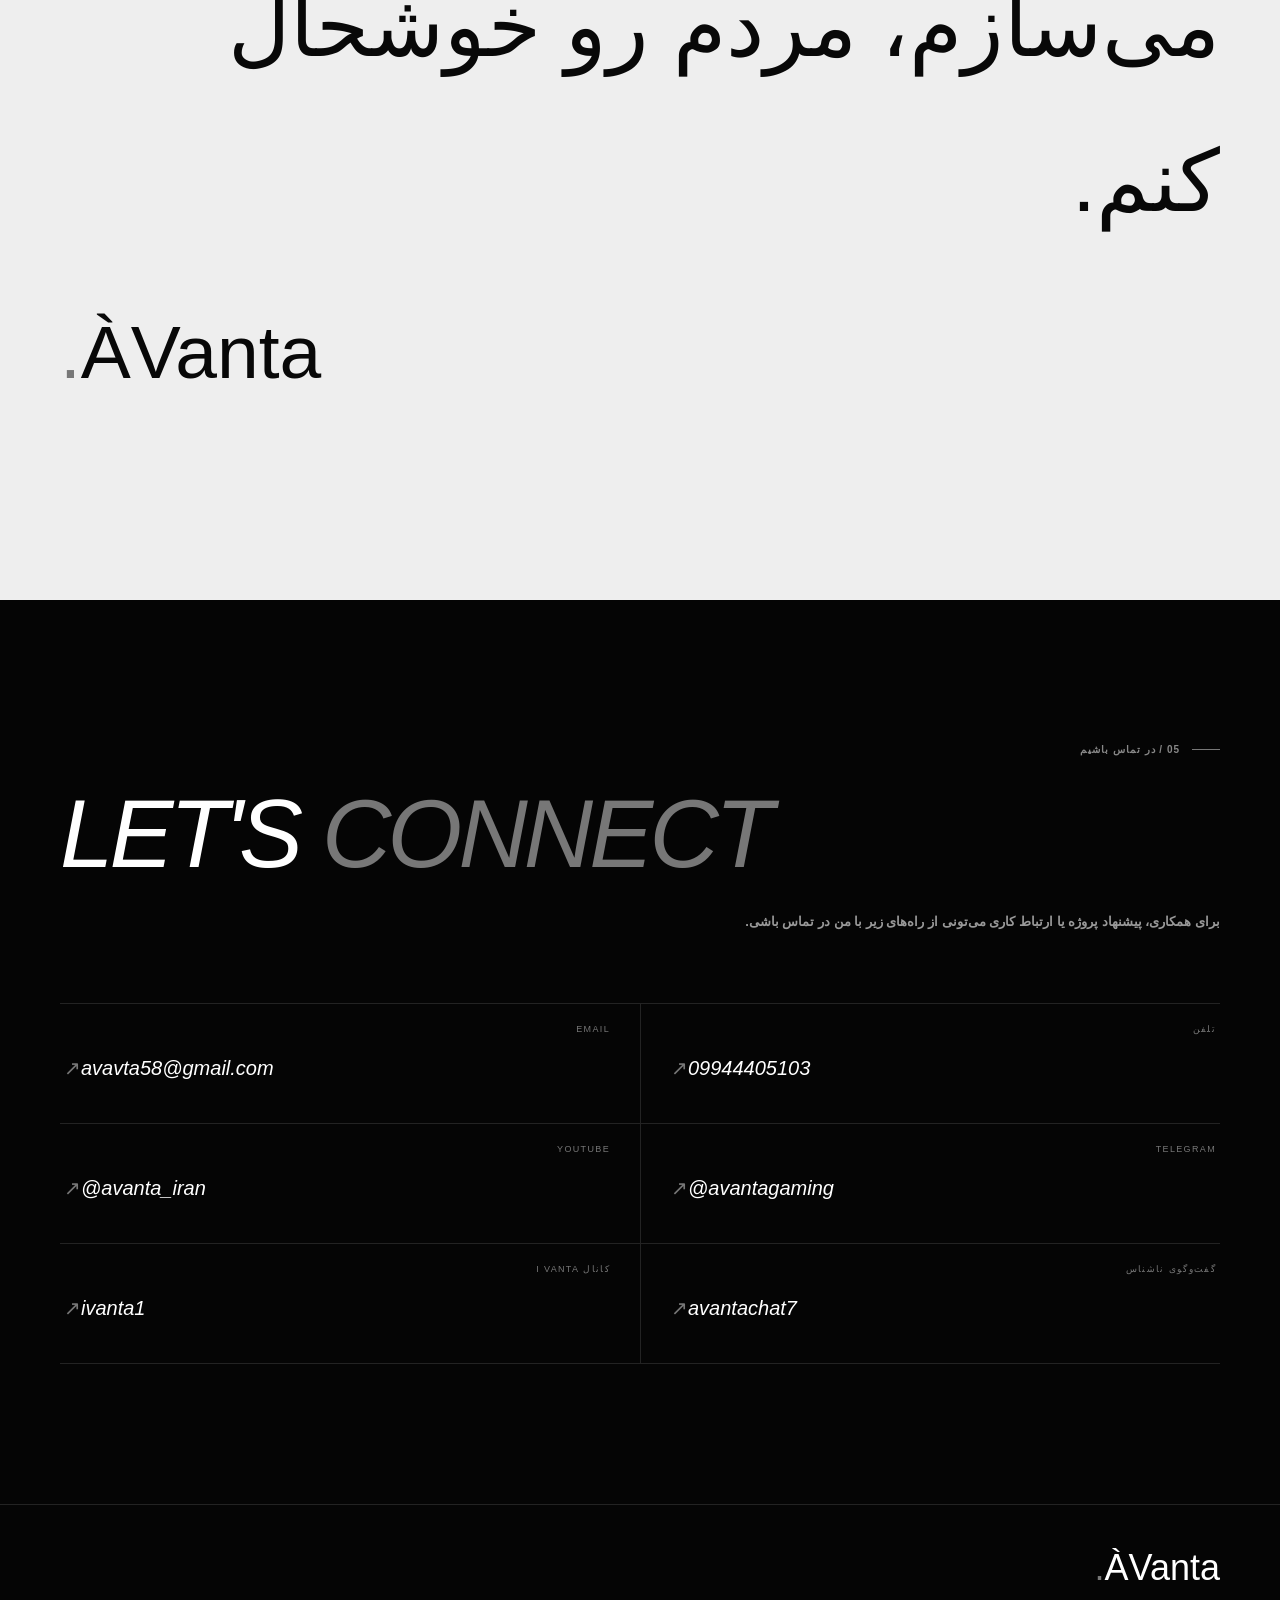
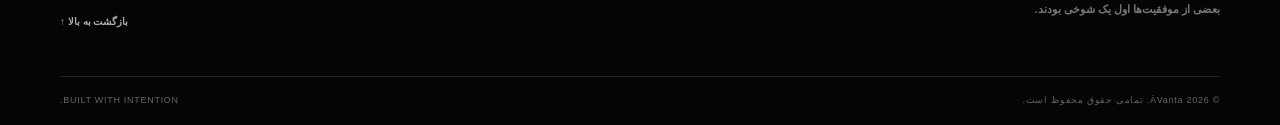
<file: index (6).html>
<!doctype html>
<html lang="fa" dir="rtl"><head><meta charset="utf-8"><meta name="viewport" content="width=device-width,initial-scale=1"><meta name="theme-color" content="#050505"><meta name="description" content="وب‌سایت شخصی ÀVanta؛ مسیر امیر در برنامه‌نویسی، طراحی وب، بازی‌سازی و تولید محتوا."><meta property="og:title" content="ÀVanta — The Beginning"><meta property="og:description" content="این فقط یک سایت شخصی نیست؛ شروع مسیر ÀVanta است."><meta property="og:type" content="website"><title>ÀVanta — The Beginning</title><link rel="icon" href="data:image/svg+xml,%3Csvg xmlns='http://www.w3.org/2000/svg' viewBox='0 0 64 64'%3E%3Crect width='64' height='64' fill='%23050505'/%3E%3Ctext x='32' y='39' fill='white' font-family='Arial' font-size='22' text-anchor='middle'%3E%C3%80V%3C/text%3E%3C/svg%3E"><link rel="preconnect" href="https://armvn.ir" crossorigin><link rel="stylesheet" href="style.css"><script>document.documentElement.classList.add('js')</script></head>
<body><a class="skip" href="#main" data-t="skip">رفتن به محتوای اصلی</a>
<div class="loader" id="loader"><div><b>ÀVanta<span>.</span></b><i></i><small data-t="loading">در حال آماده‌سازی تجربه</small></div></div>
<header><nav class="nav wrap"><a class="brand" href="#home">ÀVanta<span>.</span></a><button id="menu" class="menu" aria-expanded="false" aria-controls="navpanel" aria-label="Menu"><i></i><i></i></button><div id="navpanel"><div class="links"><a href="#home" data-t="home">خانه</a><a href="#about" data-t="aboutNav">درباره من</a><a href="#skills" data-t="skillsNav">مهارت‌ها</a><a href="#projects" data-t="projectsNav">پروژه‌ها</a><a href="#contact" data-t="contactNav">ارتباط</a></div><button id="lang" class="lang">EN <span data-t="langLabel">English</span></button></div></nav></header>
<main id="main">
<section class="hero wrap" id="home"><div class="hero-grid"><div><p class="eyebrow reveal" data-t="eyebrow">یک هویت در حال شکل‌گیری</p><h1 class="word reveal">ÀVanta<span>.</span></h1><p class="slogan reveal" data-t="slogan">بعضی از موفقیت‌ها اول یک شوخی بودند.</p><div class="intro reveal"><h2 data-t="hello">سلام، من امیرم.</h2><p data-t="intro">توسعه‌دهنده‌ی در حال رشد، علاقه‌مند به طراحی وب، برنامه‌نویسی و بازی‌سازی. من ایده‌ها رو به پروژه‌های واقعی تبدیل می‌کنم.</p></div><div class="actions reveal"><a class="btn light" href="#projects" data-t="explore">دیدن پروژه‌ها ↗</a><a class="btn" href="#contact" data-t="contactMe">ارتباط با من</a></div></div><aside class="orbit" aria-hidden="true"><div class="rings"><span>À</span></div><small>LEARN. BUILD. REPEAT.</small></aside></div><a class="scroll" href="#about" data-t="scroll">↓　اسکرول برای کشف</a><div class="hero-foot"><span>PERSONAL PORTFOLIO</span><span>EST. 2026</span></div></section>
<section class="section wrap" id="about"><div class="heading reveal"><p class="eyebrow">01 / <span data-t="aboutEyebrow">شناخت بیشتر</span></p><h2>ABOUT <em>ME</em></h2></div><div class="about-grid"><p class="lead reveal" data-t="aboutLead">من امیر هستم؛ علاقه‌مند به دنیای تکنولوژی، برنامه‌نویسی، طراحی سایت و بازی‌سازی.</p><div><p class="bodycopy reveal" data-t="about2">هنوز در ابتدای مسیرم، اما همیشه دنبال یادگیری چیزهای جدید و ساختن ایده‌هایی هستم که بتونن به پروژه‌های واقعی تبدیل بشن.</p><p class="bodycopy reveal" data-t="about3">هدف من فقط ساختن یک سایت یا بازی نیست؛ می‌خوام تجربه‌هایی بسازم که باعث خوشحالی مردم بشن.</p><div class="facts reveal"><div><small data-t="name">نام</small><b>Amir Amir</b></div><div><small data-t="age">سن</small><b>15</b></div><div><small data-t="role">نقش</small><b data-t="roleValue">تولیدکننده محتوا و توسعه‌دهنده</b></div><div><small data-t="interests">علاقه‌مندی‌ها</small><b data-t="interestValue">توسعه وب، بازی‌سازی، گیمینگ، استریم</b></div></div></div></div></section>
<section class="section dark" id="skills"><div class="wrap"><div class="heading reveal"><p class="eyebrow">02 / <span data-t="skillsEyebrow">ابزارهای مسیر</span></p><h2 data-t="skillsTitle">WHAT I'M LEARNING</h2><p class="bodycopy" data-t="skillsIntro">مهارت‌ها در حال رشدند؛ این‌ها بخشی از چیزهایی هستند که روی آن‌ها کار می‌کنم.</p></div><div class="skill-list"><div class="skill reveal"><small>01</small><b>HTML</b><span data-t="s1">ساختار وب</span><i>↗</i></div><div class="skill reveal"><small>02</small><b>CSS</b><span data-t="s2">استایل و تجربه بصری</span><i>↗</i></div><div class="skill reveal"><small>03</small><b>JavaScript</b><span data-t="s3">تعامل و منطق</span><i>↗</i></div><div class="skill reveal"><small>04</small><b data-t="s4t">Website Design</b><span data-t="s4">طراحی تجربه وب</span><i>↗</i></div><div class="skill reveal"><small>05</small><b data-t="s5t">Game Development</b><span data-t="s5">آزمایش و یادگیری</span><i>↗</i></div></div></div></section>
<section class="section wrap" id="projects"><div class="heading reveal"><p class="eyebrow">03 / <span data-t="projectEyebrow">چیزهایی که می‌سازم</span></p><h2>SELECTED WORKS</h2></div><div class="projects">
<article class="project reveal"><div class="project-top"><small>PROJECT / 001</small><label><i></i><span data-t="active">فعال / در حال توسعه</span></label></div><div class="project-main"><div><h3>I <span>VANTA</span></h3><small>PLATFORM / WEB</small></div><p data-t="p1">یک پلتفرم شخصی برای برنامه‌ریزی، مدیریت پروژه‌ها، چالش‌ها و تجربه‌های تعاملی.</p></div><div class="project-bottom"><small>HTML · CSS · JAVASCRIPT</small><a href="https://amir082080-jpg.github.io/ivanta/" target="_blank" rel="noopener noreferrer"><span data-t="visit">مشاهده پروژه</span> ↗</a></div></article>
<article class="project reveal"><div class="project-top"><small>PROJECT / 002</small><label><i></i><span data-t="progress">در حال توسعه</span></label></div><div class="project-main"><div><h3>ÀVanta <span>WAR</span></h3><small>GAME / FPS</small></div><p data-t="p2">یک پروژه بازی در سبک شوتر اول‌شخص که با هدف ساخت یک تجربه گیمینگ مستقل توسعه داده می‌شود.</p></div><div class="project-bottom"><small data-t="game">پروژه بازی مستقل</small><small data-t="noLink">لینک عمومی موجود نیست</small></div></article>
<article class="project reveal"><div class="project-top"><small>PROJECT / 003</small><label><i></i><span data-t="progress">در حال توسعه</span></label></div><div class="project-main"><div><h3>ÀVanta: <span>THE ABANDONED</span></h3><small>GAME / HORROR</small></div><p data-t="p3">یک پروژه بازی ترسناک با فضای مرموز و تمرکز بر تجربه داستانی.</p></div><div class="project-bottom"><small data-t="story">بازی داستان‌محور</small><small data-t="noLink">لینک عمومی موجود نیست</small></div></article></div></section>
<section class="purpose"><div class="wrap reveal"><p class="eyebrow">04 / <span data-t="purposeEyebrow">دلیل ادامه دادن</span></p><small>THE REASON BEHIND IT ALL</small><h2 data-t="purpose">هدفم اینه که با چیزهایی که می‌سازم، مردم رو خوشحال کنم.</h2><b>ÀVanta<span>.</span></b></div></section>
<section class="section wrap" id="contact"><div class="heading reveal"><p class="eyebrow">05 / <span data-t="contactEyebrow">در تماس باشیم</span></p><h2>LET'S <em>CONNECT</em></h2><p class="bodycopy" data-t="contactIntro">برای همکاری، پیشنهاد پروژه یا ارتباط کاری می‌تونی از راه‌های زیر با من در تماس باشی.</p></div><div class="contacts">
<a class="contact reveal" href="tel:09944405103"><small data-t="phone">تلفن</small><b dir="ltr">09944405103</b><i>↗</i></a><a class="contact reveal" href="mailto:avavta58@gmail.com"><small>EMAIL</small><b>avavta58@gmail.com</b><i>↗</i></a>
<a class="contact reveal" href="https://t.me/avantagaming" target="_blank" rel="noopener noreferrer"><small>TELEGRAM</small><b>@avantagaming</b><i>↗</i></a><a class="contact reveal" href="https://youtube.com/@avanta_iran" target="_blank" rel="noopener noreferrer"><small>YOUTUBE</small><b>@avanta_iran</b><i>↗</i></a>
<a class="contact reveal" href="https://t.me/avantachat7" target="_blank" rel="noopener noreferrer"><small data-t="anonymous">گفت‌وگوی ناشناس</small><b>avantachat7</b><i>↗</i></a><a class="contact reveal" href="https://t.me/ivanta1" target="_blank" rel="noopener noreferrer"><small data-t="channel">کانال I VANTA</small><b>ivanta1</b><i>↗</i></a></div></section></main>
<footer><div class="wrap footmain"><div><a class="brand" href="#home">ÀVanta<span>.</span></a><p data-t="slogan">بعضی از موفقیت‌ها اول یک شوخی بودند.</p></div><a class="back" href="#top"><span data-t="back">بازگشت به بالا</span> ↑</a></div><div class="wrap footbottom"><span>© 2026 ÀVanta. <span data-t="rights">تمامی حقوق محفوظ است.</span></span><span>BUILT WITH INTENTION.</span></div></footer><script src="script.js" defer></script></body></html>
</file>
<file: style.css>
@font-face{font-family:Hatten;src:url("https://armvn.ir/fonts/hatten.ttf") format("truetype");font-display:swap}@font-face{font-family:Poppins;src:url("https://armvn.ir/fonts/poppins-blackitalic.ttf") format("truetype");font-style:italic;font-weight:900;font-display:swap}@font-face{font-family:Ray;src:url("https://armvn.ir/fonts/ray-bold.ttf") format("truetype");font-weight:700;font-display:swap}@font-face{font-family:RayX;src:url("https://armvn.ir/fonts/ray-extrablack.ttf") format("truetype");font-weight:900;font-display:swap}@font-face{font-family:Vazir;src:url("https://armvn.ir/fonts/vazir-bold.ttf") format("truetype");font-weight:700;font-display:swap}
:root{--bg:#050505;--panel:#111;--white:#fff;--gray:#a0a0a0;--line:rgba(255,255,255,.12);--fa:Vazir,Tahoma,sans-serif;--head:RayX,Ray,Tahoma,sans-serif;--display:Hatten,"Arial Black",sans-serif;--ease:cubic-bezier(.2,.7,.2,1)}*{box-sizing:border-box}html{scroll-behavior:smooth;scroll-padding-top:85px;background:var(--bg)}body{margin:0;background:var(--bg);color:#fff;font:700 14px/1.9 var(--fa);overflow-x:hidden}a{color:inherit;text-decoration:none}button{font:inherit}::selection{background:#fff;color:#050505}.wrap{width:min(1160px,calc(100% - 80px));margin:auto}.skip{position:fixed;top:-60px;z-index:1000;background:#fff;color:#000;padding:10px}.skip:focus{top:10px}.loader{position:fixed;inset:0;z-index:9999;background:#050505;display:grid;place-items:center;transition:opacity .55s,visibility .55s}.loader.hide{opacity:0;visibility:hidden;pointer-events:none}.loader>div{display:grid;justify-items:center;gap:15px}.loader b{font:clamp(48px,8vw,78px)/1 var(--display)}.loader b span,.brand span,.word span,.purpose b span{color:#777}.loader i{width:125px;height:1px;background:#333;position:relative;overflow:hidden}.loader i:after{content:"";position:absolute;inset:0 auto 0 0;width:40%;background:white;animation:load 1s infinite}@keyframes load{to{transform:translateX(260%)}}.loader small{font-size:10px;color:#777}header{position:sticky;top:0;z-index:100;background:rgba(5,5,5,.9);backdrop-filter:blur(12px);border-bottom:1px solid transparent}header.scrolled{border-color:var(--line)}.nav{height:80px;display:flex;align-items:center;justify-content:space-between}.brand{font:36px/1 var(--display)}#navpanel,.links{display:flex;align-items:center}#navpanel{gap:34px}.links{gap:30px}.links a,.lang{font-size:11px;color:#999;transition:color .2s}.links a:hover,.links a.active{color:#fff}.lang{background:none;border:1px solid var(--line);border-radius:30px;padding:8px 13px;cursor:pointer}.lang:hover{color:#fff;border-color:#888}.menu{display:none}.hero{min-height:calc(100svh - 80px);padding-block:90px 85px;position:relative;display:flex;flex-direction:column;justify-content:center}.hero-grid{display:grid;grid-template-columns:1.3fr .7fr;gap:8%;align-items:center}.eyebrow{font-size:10px;letter-spacing:.1em;color:#888;margin:0 0 25px}.eyebrow:before{content:"";display:inline-block;width:28px;height:1px;background:#777;vertical-align:middle;margin-inline-end:12px}.word{font:clamp(105px,18vw,220px)/.8 var(--display);letter-spacing:-.06em;direction:ltr;margin:0 0 28px}.slogan{font:clamp(14px,1.7vw,19px)/2 var(--head);color:#ddd;margin:0 0 38px}.intro{border-inline-start:1px solid #666;padding-inline-start:22px;max-width:560px}.intro h2{font:clamp(25px,3vw,38px)/1.5 var(--head);margin:0 0 5px}.intro p,.bodycopy{font-size:13px;line-height:2.4;color:#999;margin:0}.actions{display:flex;gap:12px;margin-top:30px;flex-wrap:wrap}.btn{min-height:48px;padding:0 20px;display:inline-flex;align-items:center;justify-content:center;border:1px solid var(--line);font-size:11px;transition:.25s}.btn:hover{transform:translateY(-3px);border-color:#888}.btn.light{background:#fff;color:#050505;border-color:#fff}.btn.light:hover{background:#ddd}.orbit{min-height:390px;border-inline-start:1px solid var(--line);display:grid;place-items:center;position:relative}.rings{width:min(26vw,270px);aspect-ratio:1;border:1px solid #333;border-radius:50%;display:grid;place-items:center;position:relative}.rings:before,.rings:after{content:"";position:absolute;inset:0;border:1px solid #292929;border-radius:50%;transform:scaleX(.4) rotate(35deg);animation:spin 20s linear infinite}.rings:after{transform:scaleY(.4) rotate(-35deg);animation-direction:reverse}.rings span{font:120px var(--display)}.orbit small{position:absolute;bottom:15px;color:#666;font:9px Arial;letter-spacing:.2em}@keyframes spin{to{rotate:360deg}}.scroll{position:absolute;bottom:32px;inset-inline-start:0;color:#888;font-size:10px}.hero-foot{position:absolute;bottom:32px;inset-inline-end:0;display:flex;gap:20px;color:#555;font:9px Arial;letter-spacing:.12em}.section{padding-block:140px}.heading{margin-bottom:65px}.heading h2{font:clamp(48px,8vw,96px)/1.05 Poppins,Hatten,"Arial Black",sans-serif;font-style:italic;letter-spacing:-.04em;direction:ltr;text-align:start;margin:0}.heading h2 em{color:#777}.heading .bodycopy{max-width:580px;margin-top:22px}.about-grid{display:grid;grid-template-columns:1fr 1fr;gap:12%}.lead{font:clamp(24px,3.2vw,37px)/1.9 var(--head);margin:0}.about-grid>div{padding-top:45px}.about-grid .bodycopy{margin-bottom:22px}.facts{border-top:1px solid var(--line);margin-top:42px}.facts div{display:grid;grid-template-columns:32% 1fr;gap:15px;padding:15px 0;border-bottom:1px solid var(--line);font-size:11px}.facts small{color:#777}.facts b{color:#eee}.dark{background:#0b0b0b}.skill-list,.projects{border-top:1px solid var(--line)}.skill{min-height:100px;border-bottom:1px solid var(--line);display:grid;grid-template-columns:60px 1fr 1fr 25px;align-items:center;gap:15px;transition:padding .25s,background .25s}.skill:hover{padding-inline:14px;background:#ffffff06}.skill small,.skill span{color:#777;font-size:10px}.skill b{font:clamp(27px,4vw,43px)/1 Poppins,Hatten,Arial,sans-serif;font-style:italic;direction:ltr;text-align:start}.skill i{font:20px Arial;color:#777}.project{padding:26px 0;border-bottom:1px solid var(--line);transition:padding .25s}.project:hover{padding-inline:12px}.project-top,.project-bottom{display:flex;justify-content:space-between;align-items:center;gap:15px}.project-top small,.project-bottom small{font:9px Arial;letter-spacing:.12em;color:#777}.project-top label{font-size:10px;color:#aaa}.project-top label i{display:inline-block;width:6px;height:6px;border-radius:50%;background:#ddd;margin-inline-end:8px}.project-main{display:grid;grid-template-columns:1fr 1fr;gap:12%;align-items:center;padding:35px 0}.project-main h3{font:clamp(38px,6vw,65px)/1 var(--display);direction:ltr;text-align:start;margin:0 0 12px}.project-main h3 span{color:#777}.project-main>div small{font:9px Arial;color:#777;letter-spacing:.12em}.project-main p{font-size:13px;line-height:2.3;color:#aaa;margin:0}.project-bottom{padding-top:17px;border-top:1px solid #ffffff0d}.project-bottom a{font-size:11px}.purpose{background:#eee;color:#080808;padding:clamp(100px,16vw,205px) 0}.purpose .eyebrow{color:#666}.purpose>div>small{display:block;font:10px Arial;letter-spacing:.2em;color:#777;margin:70px 0 25px}.purpose h2{font:clamp(35px,7vw,86px)/1.8 var(--head);max-width:1000px;margin:0}.purpose b{display:block;text-align:end;font:clamp(45px,7vw,75px) var(--display);margin-top:50px}.contacts{display:grid;grid-template-columns:1fr 1fr;border-top:1px solid var(--line)}.contact{min-height:120px;display:grid;grid-template-columns:1fr auto;grid-template-rows:auto 1fr;align-items:center;border-bottom:1px solid var(--line);padding:20px 4px;transition:background .2s,padding .2s}.contact:nth-child(odd){padding-inline-end:30px;border-inline-end:1px solid var(--line)}.contact:nth-child(even){padding-inline-start:30px}.contact:hover{background:#ffffff06;padding-inline:14px}.contact small{grid-column:1/-1;color:#777;font:9px Arial;letter-spacing:.15em}.contact b{font:clamp(15px,2vw,20px)/1.5 Poppins,Arial,sans-serif;font-style:italic;direction:ltr;text-align:start;overflow-wrap:anywhere}.contact i{font:20px Arial;color:#777}footer{border-top:1px solid var(--line);padding:45px 0 20px}.footmain{display:flex;justify-content:space-between;align-items:end;padding-bottom:45px}.footmain p{color:#777;font-size:11px}.back{font-size:10px;color:#aaa}.footbottom{border-top:1px solid var(--line);padding-top:18px;display:flex;justify-content:space-between;color:#666;font:9px Arial;letter-spacing:.08em}.reveal{opacity:1;transform:none}.js .reveal{opacity:0;transform:translateY(20px);transition:opacity .7s var(--ease),transform .7s var(--ease)}.js .reveal.visible{opacity:1;transform:none}
html[dir=ltr] body{font-family:Arial,sans-serif}html[dir=ltr] .intro,html[dir=ltr] .about-grid>div,html[dir=ltr] .project-main p{text-align:left}html[dir=ltr] .intro{border-inline-start:0;border-left:1px solid #666;padding-left:22px;padding-inline-start:0}html[dir=ltr] .orbit{border-inline-start:0;border-left:1px solid var(--line)}
@media(max-width:850px){.wrap{width:calc(100% - 48px)}.nav{height:72px}.menu{display:flex;width:42px;height:42px;background:none;border:1px solid var(--line);flex-direction:column;justify-content:center;align-items:center;gap:6px}.menu i{width:16px;height:1px;background:white}#navpanel{position:absolute;top:72px;left:0;right:0;background:#080808;display:flex;flex-direction:column;align-items:stretch;gap:16px;max-height:0;overflow:hidden;opacity:0;padding:0 24px;transition:.3s}#navpanel.open{max-height:390px;opacity:1;padding:20px 24px 24px}.links{display:flex;flex-direction:column;align-items:stretch;gap:0}.links a{padding:11px 0;border-bottom:1px solid #ffffff0c}.lang{align-self:flex-start}.hero{min-height:calc(100svh - 72px)}.hero-grid{grid-template-columns:1fr}.orbit{display:none}.section{padding-block:100px}.about-grid{gap:7%}.skill{grid-template-columns:40px 1fr 1fr 20px;min-height:88px}}@media(max-width:600px){.wrap{width:calc(100% - 40px)}.hero{padding-block:65px 100px}.word{font-size:clamp(82px,22vw,130px)}.slogan{font-size:14px;margin-bottom:26px}.intro h2{font-size:26px}.intro p,.bodycopy,.project-main p{font-size:12px}.btn{min-height:46px;padding:0 14px}.section{padding-block:82px}.heading{margin-bottom:40px}.heading h2{font-size:clamp(43px,12vw,65px)}.about-grid{grid-template-columns:1fr;gap:22px}.about-grid>div{padding-top:0}.lead{font-size:25px}.facts{margin-top:28px}.facts div{font-size:10px}.skill{grid-template-columns:28px 1fr 20px;min-height:82px;gap:8px}.skill b{font-size:27px}.skill span{grid-column:2;grid-row:2;margin-top:-22px;font-size:9px}.skill i{grid-column:3;grid-row:1/3}.project-main{grid-template-columns:1fr;gap:18px;padding:27px 0}.project-main h3{font-size:clamp(36px,10vw,54px)}.project-top small,.project-bottom small{font-size:8px}.project-top label{font-size:9px}.purpose{padding-block:95px}.purpose>div>small{margin-top:50px}.purpose h2{font-size:clamp(30px,9vw,50px);line-height:1.9}.contacts{grid-template-columns:1fr}.contact,.contact:nth-child(odd),.contact:nth-child(even){min-height:103px;padding:17px 2px;border-inline:0}.contact b{font-size:17px}.footmain{align-items:flex-start;flex-direction:column;gap:20px}.footbottom{flex-direction:column;gap:9px;font-size:8px}}@media(prefers-reduced-motion:reduce){*,*::before,*::after{scroll-behavior:auto!important;animation-duration:.01ms!important;animation-iteration-count:1!important;transition-duration:.01ms!important}.js .reveal{opacity:1;transform:none}.loader i:after{animation:none}}
</file>
